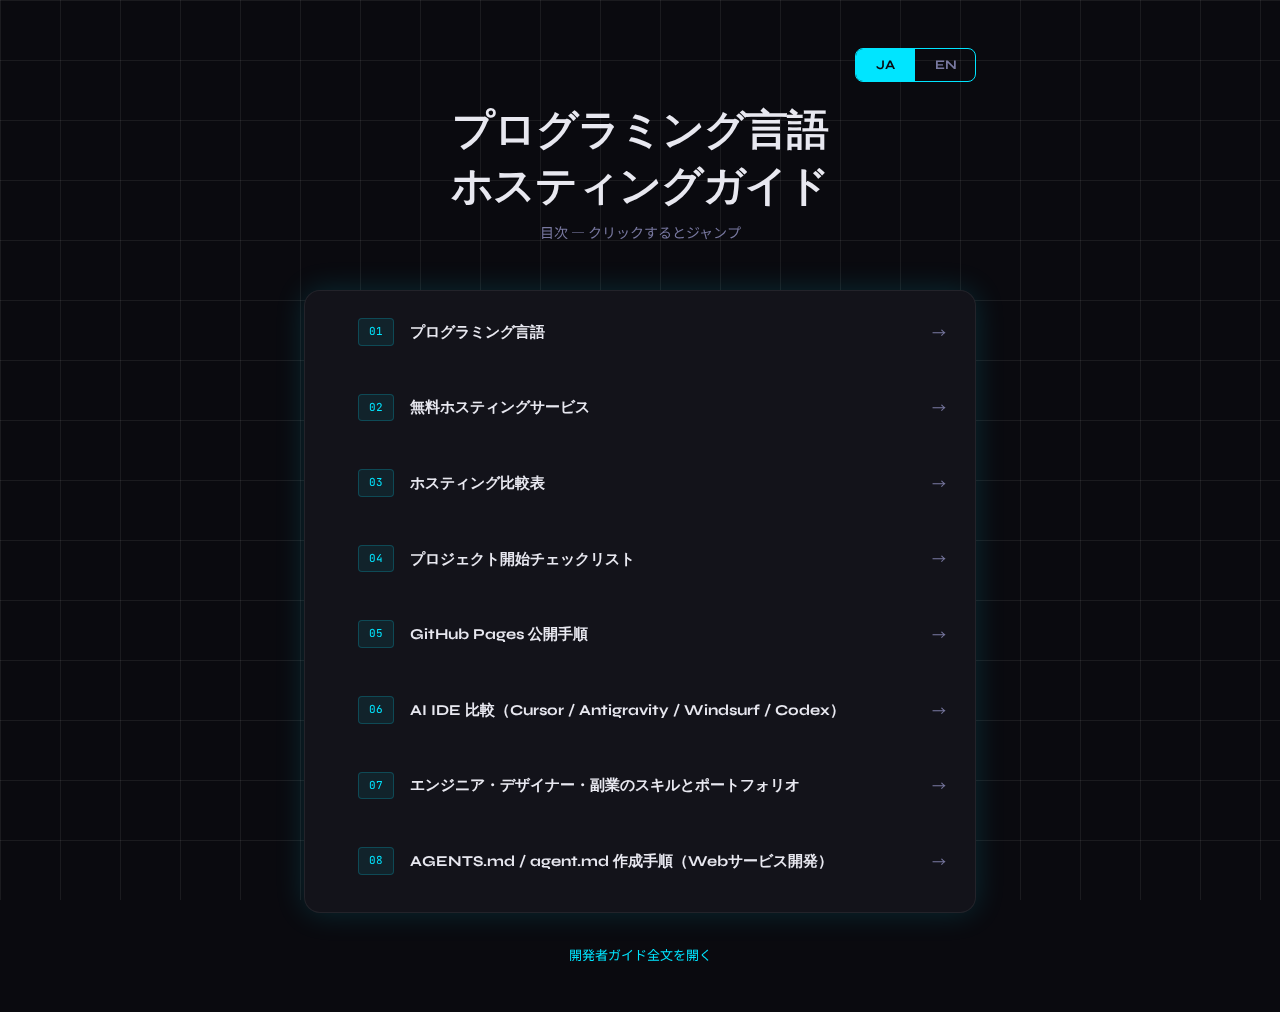
<file: index.html>
<!DOCTYPE html>
<html lang="ja">
<head>
  <meta charset="UTF-8">
  <meta name="viewport" content="width=device-width, initial-scale=1.0">
  <title>Programming Languages & Hosting Guide</title>
  <link href="https://fonts.googleapis.com/css2?family=Syne:wght@400;700;800&family=Noto+Sans+JP:wght@300;400;700&family=JetBrains+Mono:wght@400;700&display=swap" rel="stylesheet">
  <link rel="stylesheet" href="styles.css">
</head>
<body class="page--index">
  <div class="container">
    <header>
      <div class="lang-toggle">
        <button class="lang-btn active" onclick="setLang('ja')" id="btn-ja">JA</button>
        <button class="lang-btn" onclick="setLang('en')" id="btn-en">EN</button>
      </div>
      <h1><span class="ja-text">プログラミング言語<br>ホスティングガイド</span><span class="en-text hidden">Programming Languages <span class="accent">&</span> Hosting Guide</span></h1>
      <p class="subtitle ja-text">目次 — クリックするとジャンプ</p>
      <p class="subtitle en-text hidden">Table of Contents — Click to jump</p>
    </header>

    <nav aria-label="目次 Table of Contents">
      <ol class="toc-list">
        <li class="toc-item">
          <a class="toc-link" href="dev-manual.html#section-languages">
            <span class="toc-num">01</span>
            <span class="toc-title-wrap">
              <span class="toc-title-ja ja-text">プログラミング言語</span>
              <span class="toc-title-en en-text hidden">Programming Languages</span>
            </span>
            <span class="toc-arrow" aria-hidden="true">→</span>
          </a>
        </li>
        <li class="toc-item">
          <a class="toc-link" href="dev-manual.html#section-hosting">
            <span class="toc-num">02</span>
            <span class="toc-title-wrap">
              <span class="toc-title-ja ja-text">無料ホスティングサービス</span>
              <span class="toc-title-en en-text hidden">Free Hosting Services</span>
            </span>
            <span class="toc-arrow" aria-hidden="true">→</span>
          </a>
        </li>
        <li class="toc-item">
          <a class="toc-link" href="dev-manual.html#section-comparison">
            <span class="toc-num">03</span>
            <span class="toc-title-wrap">
              <span class="toc-title-ja ja-text">ホスティング比較表</span>
              <span class="toc-title-en en-text hidden">Hosting Comparison</span>
            </span>
            <span class="toc-arrow" aria-hidden="true">→</span>
          </a>
        </li>
        <li class="toc-item">
          <a class="toc-link" href="dev-manual.html#section-checklist">
            <span class="toc-num">04</span>
            <span class="toc-title-wrap">
              <span class="toc-title-ja ja-text">プロジェクト開始チェックリスト</span>
              <span class="toc-title-en en-text hidden">Project Kickoff Checklist</span>
            </span>
            <span class="toc-arrow" aria-hidden="true">→</span>
          </a>
        </li>
        <li class="toc-item">
          <a class="toc-link" href="github-pages-guide.html">
            <span class="toc-num">05</span>
            <span class="toc-title-wrap">
              <span class="toc-title-ja ja-text">GitHub Pages 公開手順</span>
              <span class="toc-title-en en-text hidden">GitHub Pages Publishing Guide</span>
            </span>
            <span class="toc-arrow" aria-hidden="true">→</span>
          </a>
        </li>
        <li class="toc-item">
          <a class="toc-link" href="ai-ide-comparison.html">
            <span class="toc-num">06</span>
            <span class="toc-title-wrap">
              <span class="toc-title-ja ja-text">AI IDE 比較（Cursor / Antigravity / Windsurf / Codex）</span>
              <span class="toc-title-en en-text hidden">AI IDE Comparison (Cursor / Antigravity / Windsurf / Codex)</span>
            </span>
            <span class="toc-arrow" aria-hidden="true">→</span>
          </a>
        </li>
        <li class="toc-item">
          <a class="toc-link" href="career-skills-portfolio.html">
            <span class="toc-num">07</span>
            <span class="toc-title-wrap">
              <span class="toc-title-ja ja-text">エンジニア・デザイナー・副業のスキルとポートフォリオ</span>
              <span class="toc-title-en en-text hidden">Skills for Engineers, Designers & Side Gigs — Portfolio Steps</span>
            </span>
            <span class="toc-arrow" aria-hidden="true">→</span>
          </a>
        </li>
        <li class="toc-item">
          <a class="toc-link" href="ai-prompt.html">
            <span class="toc-num">08</span>
            <span class="toc-title-wrap">
              <span class="toc-title-ja ja-text">AGENTS.md / agent.md 作成手順（Webサービス開発）</span>
              <span class="toc-title-en en-text hidden">AGENTS.md / agent.md Setup (Web Project Development)</span>
            </span>
            <span class="toc-arrow" aria-hidden="true">→</span>
          </a>
        </li>
      </ol>
    </nav>

    <p class="footer-note">
      <a href="dev-manual.html"><span class="ja-text">開発者ガイド全文を開く</span><span class="en-text hidden">Open full guide</span></a>
    </p>
  </div>
  <script>
    function setLang(lang) {
      localStorage.setItem('lang', lang);
      const jaEls = document.querySelectorAll('.ja-text');
      const enEls = document.querySelectorAll('.en-text');
      document.documentElement.lang = lang;
      if (lang === 'ja') {
        jaEls.forEach(el => el.classList.remove('hidden'));
        enEls.forEach(el => el.classList.add('hidden'));
        document.getElementById('btn-ja').classList.add('active');
        document.getElementById('btn-en').classList.remove('active');
      } else {
        jaEls.forEach(el => el.classList.add('hidden'));
        enEls.forEach(el => el.classList.remove('hidden'));
        document.getElementById('btn-ja').classList.remove('active');
        document.getElementById('btn-en').classList.add('active');
      }
    }
    (function initLang() {
      const saved = localStorage.getItem('lang');
      if (saved === 'ja' || saved === 'en') setLang(saved);
    })();
  </script>
</body>
</html>
</file>
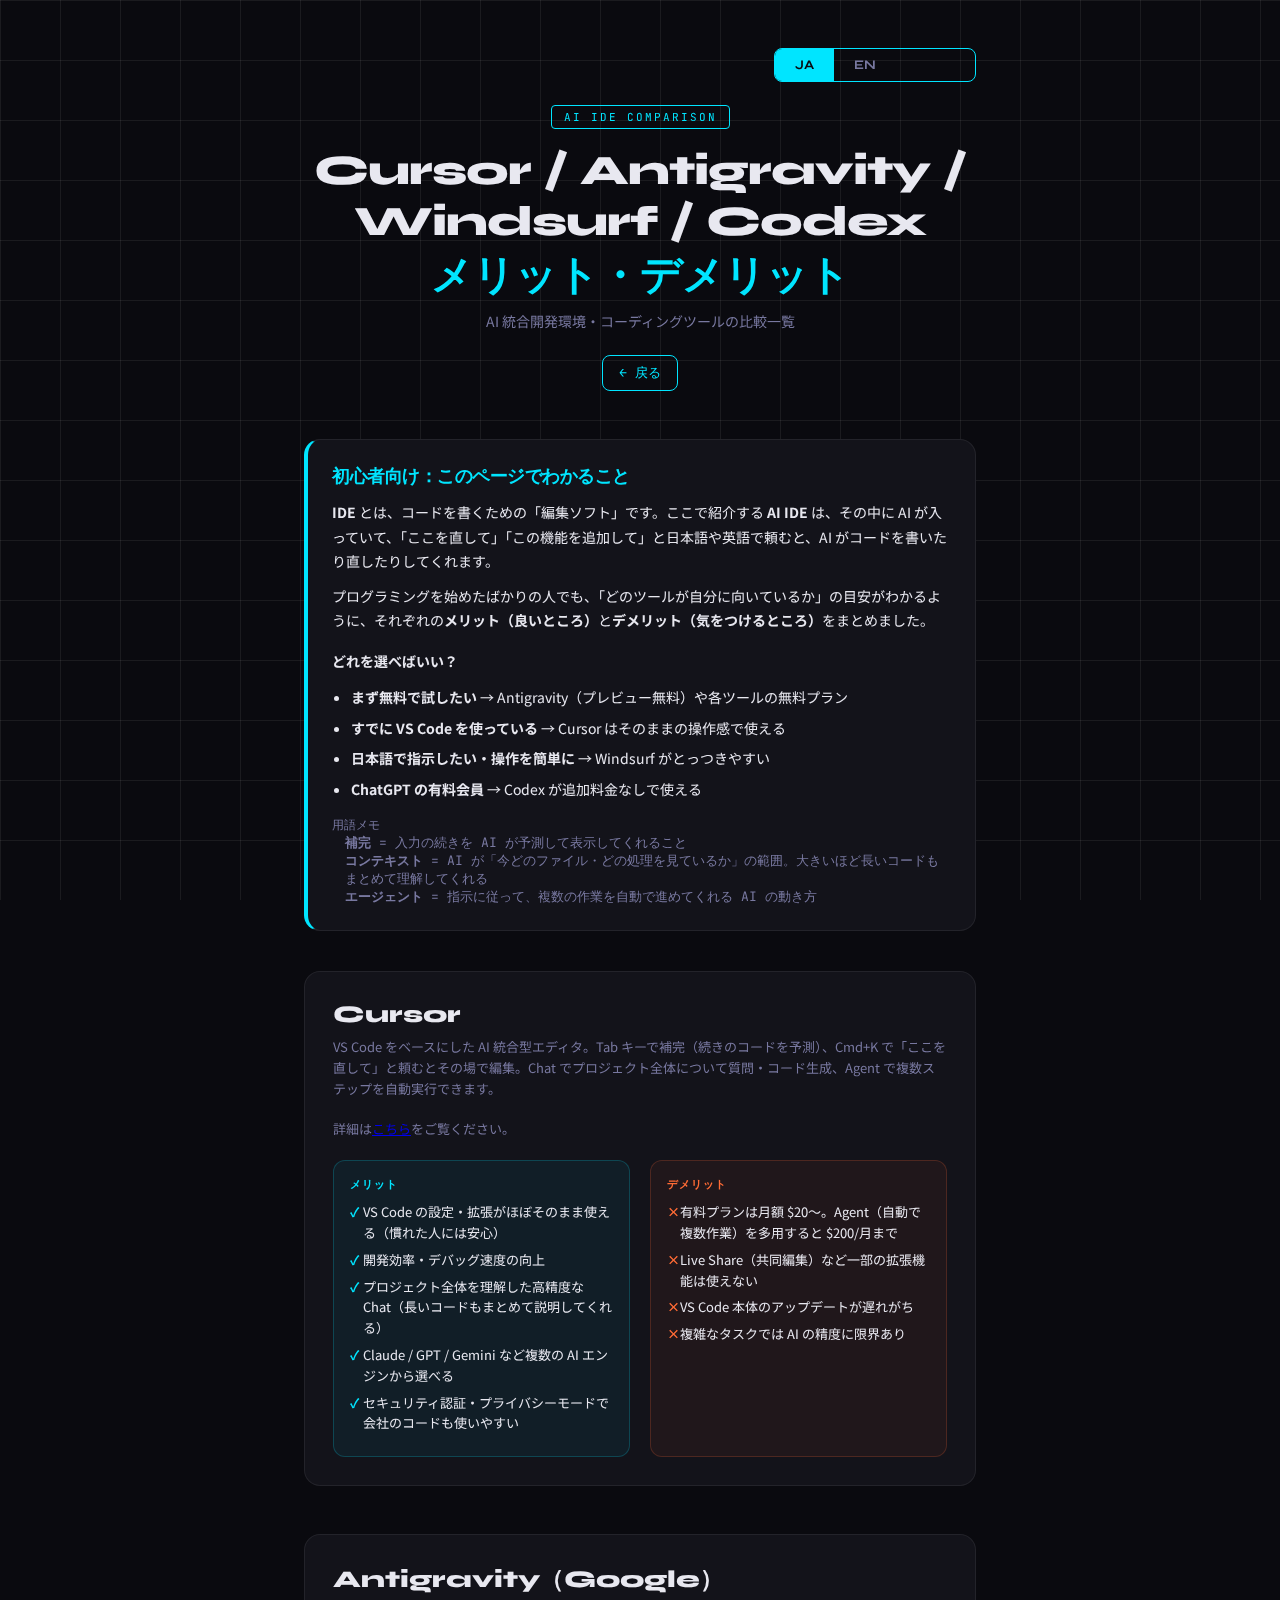
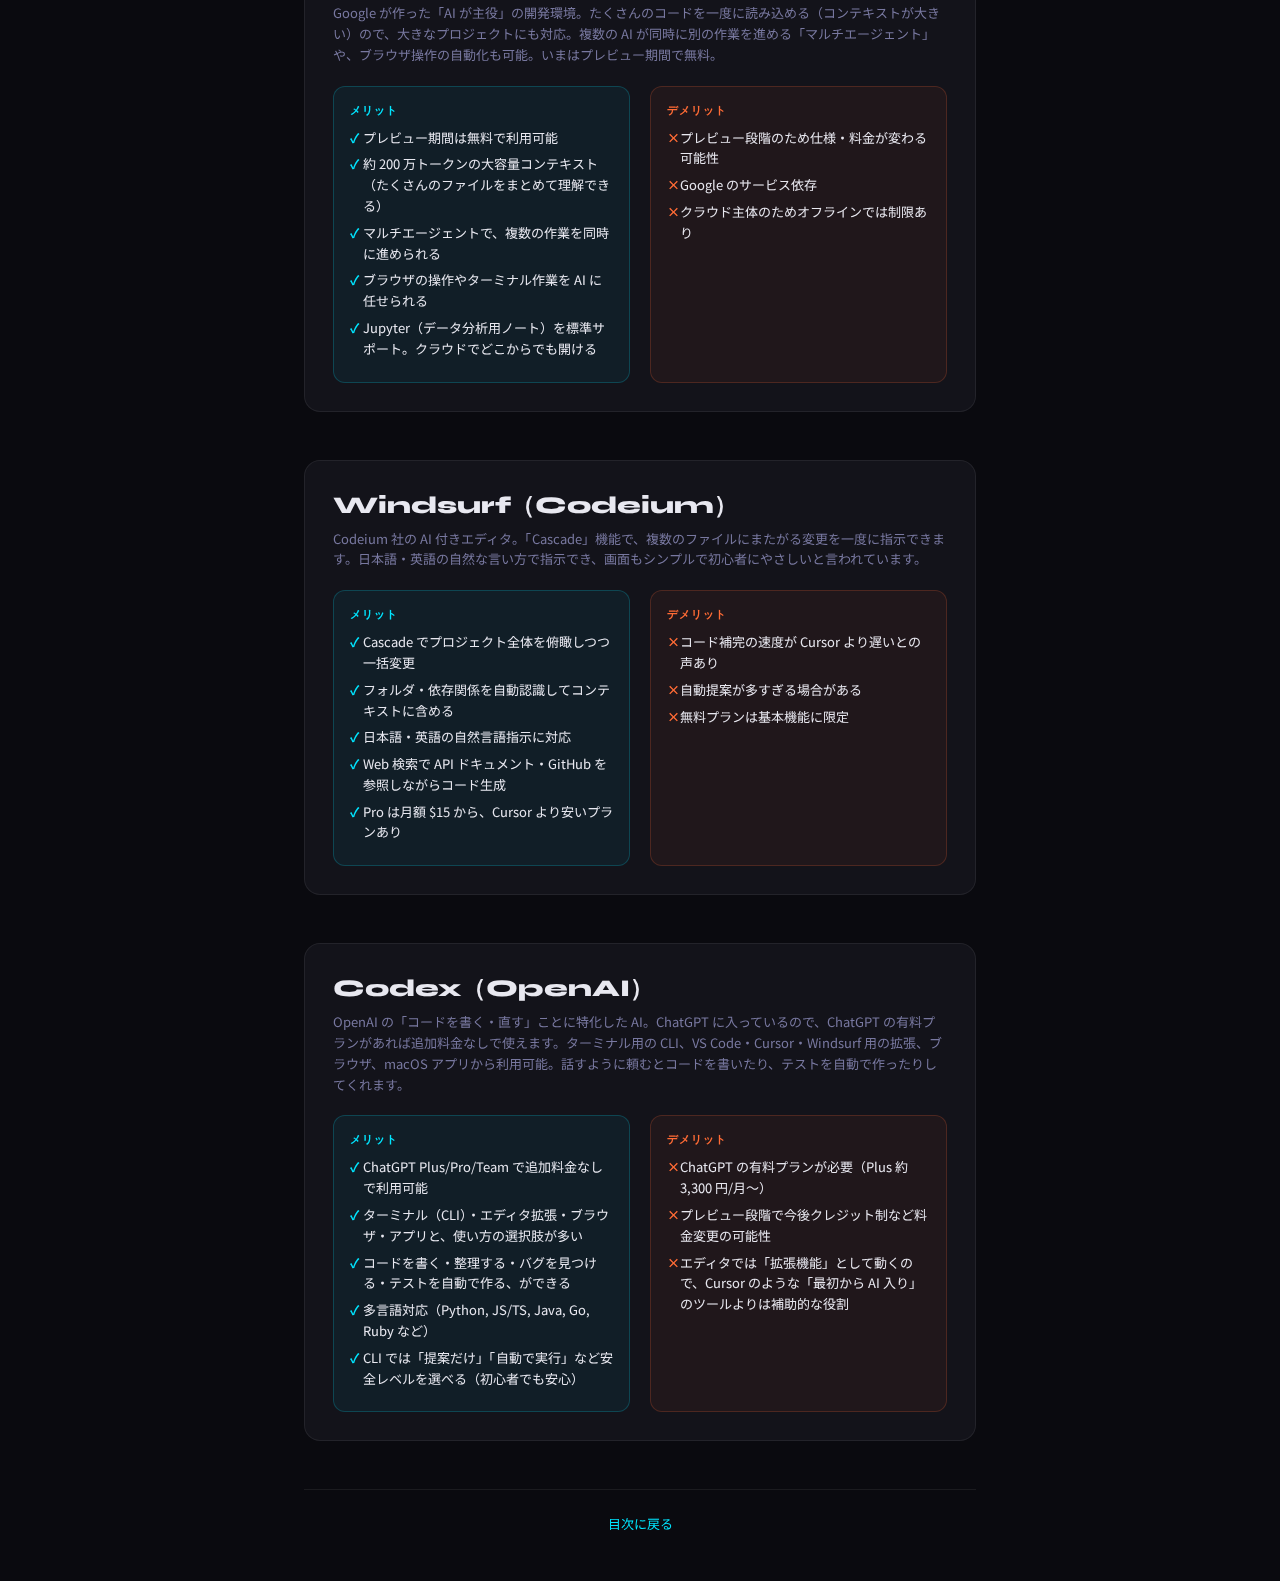
<file: ai-ide-comparison.html>
<!DOCTYPE html>
<html lang="ja">
<head>
  <meta charset="UTF-8">
  <meta name="viewport" content="width=device-width, initial-scale=1.0">
  <title>AI IDE 比較 — Cursor / Antigravity / Windsurf / Codex | Dev Guide</title>
  <link href="https://fonts.googleapis.com/css2?family=Syne:wght@400;700;800&family=Noto+Sans+JP:wght@300;400;700&family=JetBrains+Mono:wght@400;700&display=swap" rel="stylesheet">
  <link rel="stylesheet" href="styles.css">
</head>
<body>
  <div class="container">
    <header>
      <div class="lang-toggle">
        <button class="lang-btn active" onclick="setLang('ja')" id="btn-ja">JA</button>
        <button class="lang-btn" onclick="setLang('en')" id="btn-en">EN</button>
      </div>
      <div class="header-badge">AI IDE COMPARISON</div>
      <h1><span class="ja-text">Cursor / Antigravity / Windsurf / Codex</span><span class="en-text hidden">Cursor / Antigravity / Windsurf / Codex</span><br><span class="ja-text accent">メリット・デメリット</span><span class="en-text hidden accent">Pros & Cons</span></h1>
      <p class="subtitle ja-text">AI 統合開発環境・コーディングツールの比較一覧</p>
      <p class="subtitle en-text hidden">Comparison of AI-powered IDEs and coding tools</p>
      <a href="index.html" class="back-link"><span class="ja-text">← 戻る</span><span class="en-text hidden">← Back</span></a>
    </header>

    <section class="intro-box">
      <h2><span class="ja-text">初心者向け：このページでわかること</span><span class="en-text hidden">For beginners: What this page explains</span></h2>
      <p class="ja-text"><strong>IDE</strong> とは、コードを書くための「編集ソフト」です。ここで紹介する <strong>AI IDE</strong> は、その中に AI が入っていて、「ここを直して」「この機能を追加して」と日本語や英語で頼むと、AI がコードを書いたり直したりしてくれます。</p>
      <p class="en-text hidden">An <strong>IDE</strong> is the app you use to write code. The <strong>AI IDEs</strong> listed here have AI built in: you ask in plain language (e.g. “fix this” or “add this feature”) and the AI writes or edits code for you.</p>
      <p class="ja-text">プログラミングを始めたばかりの人でも、「どのツールが自分に向いているか」の目安がわかるように、それぞれの<strong>メリット（良いところ）</strong>と<strong>デメリット（気をつけるところ）</strong>をまとめました。</p>
      <p class="en-text hidden">We’ve summarized <strong>pros</strong> and <strong>cons</strong> for each tool so even beginners can get a sense of which one might suit them.</p>
      <p class="ja-text" style="margin-top:16px"><strong>どれを選べばいい？</strong></p>
      <p class="en-text hidden" style="margin-top:16px"><strong>Which one should I choose?</strong></p>
      <ul class="ja-text">
        <li><strong>まず無料で試したい</strong> → Antigravity（プレビュー無料）や各ツールの無料プラン</li>
        <li><strong>すでに VS Code を使っている</strong> → Cursor はそのままの操作感で使える</li>
        <li><strong>日本語で指示したい・操作を簡単に</strong> → Windsurf がとっつきやすい</li>
        <li><strong>ChatGPT の有料会員</strong> → Codex が追加料金なしで使える</li>
      </ul>
      <ul class="en-text hidden">
        <li><strong>Try for free first</strong> → Antigravity (free preview) or each tool’s free tier</li>
        <li><strong>Already use VS Code</strong> → Cursor feels familiar</li>
        <li><strong>Prefer Japanese / simpler UI</strong> → Windsurf is beginner-friendly</li>
        <li><strong>ChatGPT paid subscriber</strong> → Codex is included at no extra cost</li>
      </ul>
      <dl class="term ja-text">
        <dt>用語メモ</dt>
        <dd><strong>補完</strong> = 入力の続きを AI が予測して表示してくれること</dd>
        <dd><strong>コンテキスト</strong> = AI が「今どのファイル・どの処理を見ているか」の範囲。大きいほど長いコードもまとめて理解してくれる</dd>
        <dd><strong>エージェント</strong> = 指示に従って、複数の作業を自動で進めてくれる AI の動き方</dd>
      </dl>
      <dl class="term en-text hidden">
        <dt>Quick glossary</dt>
        <dd><strong>Autocomplete</strong> = AI suggests the next part of what you’re typing</dd>
        <dd><strong>Context</strong> = How much code the AI can “see” at once; larger context = it can work with more files</dd>
        <dd><strong>Agent</strong> = AI that can run multiple steps automatically from one instruction</dd>
      </dl>
    </section>

    <section class="tool-section">
      <div class="tool-name">Cursor</div>
      <p class="tool-desc ja-text">VS Code をベースにした AI 統合型エディタ。Tab キーで補完（続きのコードを予測）、Cmd+K で「ここを直して」と頼むとその場で編集。Chat でプロジェクト全体について質問・コード生成、Agent で複数ステップを自動実行できます。</p>
      <p class="tool-desc en-text hidden">AI editor based on VS Code. Tab for autocomplete; Cmd+K to ask for edits in place; Chat to ask about the whole project and generate code; Agent to run multi-step tasks automatically.</p>
      <p class="tool-desc ja-text">詳細は<a href="https://cursor.com/ja">こちら</a>をご覧ください。</p>
      <p class="tool-desc en-text hidden">See <a href="https://cursor.com/en">here</a> for details.</p>
      <div class="pros-cons">
        <div class="pros">
          <div class="pros-title ja-text">メリット</div>
          <div class="pros-title en-text hidden">Pros</div>
          <ul>
            <li><span class="ja-text">VS Code の設定・拡張がほぼそのまま使える（慣れた人には安心）</span><span class="en-text hidden">VS Code settings and extensions work as-is (familiar if you already use it)</span></li>
            <li><span class="ja-text">開発効率・デバッグ速度の向上</span><span class="en-text hidden">Faster development and debugging</span></li>
            <li><span class="ja-text">プロジェクト全体を理解した高精度な Chat（長いコードもまとめて説明してくれる）</span><span class="en-text hidden">Context-aware Chat over full codebase</span></li>
            <li><span class="ja-text">Claude / GPT / Gemini など複数の AI エンジンから選べる</span><span class="en-text hidden">Choice of Claude, GPT, Gemini, and more</span></li>
            <li><span class="ja-text">セキュリティ認証・プライバシーモードで会社のコードも使いやすい</span><span class="en-text hidden">SOC 2 Type II, Privacy Mode for security</span></li>
          </ul>
        </div>
        <div class="cons">
          <div class="cons-title ja-text">デメリット</div>
          <div class="cons-title en-text hidden">Cons</div>
          <ul>
            <li><span class="ja-text">有料プランは月額 $20〜。Agent（自動で複数作業）を多用すると $200/月まで</span><span class="en-text hidden">Pro from $20/mo; up to $200/mo for heavy Agent use</span></li>
            <li><span class="ja-text">Live Share（共同編集）など一部の拡張機能は使えない</span><span class="en-text hidden">Some extensions (e.g. Live Share) unsupported</span></li>
            <li><span class="ja-text">VS Code 本体のアップデートが遅れがち</span><span class="en-text hidden">VS Code upstream updates lag by weeks/months</span></li>
            <li><span class="ja-text">複雑なタスクでは AI の精度に限界あり</span><span class="en-text hidden">AI accuracy limits on complex tasks</span></li>
          </ul>
        </div>
      </div>
    </section>

    <section class="tool-section">
      <div class="tool-name">Antigravity（Google）</div>
      <p class="tool-desc ja-text">Google が作った「AI が主役」の開発環境。たくさんのコードを一度に読み込める（コンテキストが大きい）ので、大きなプロジェクトにも対応。複数の AI が同時に別の作業を進める「マルチエージェント」や、ブラウザ操作の自動化も可能。いまはプレビュー期間で無料。</p>
      <p class="tool-desc en-text hidden">Google's AI-first IDE. Can load a lot of code at once (large context), so it suits bigger projects. Multi-agent (several AIs working in parallel) and browser automation. Free during public preview.</p>
      <div class="pros-cons">
        <div class="pros">
          <div class="pros-title ja-text">メリット</div>
          <div class="pros-title en-text hidden">Pros</div>
          <ul>
            <li><span class="ja-text">プレビュー期間は無料で利用可能</span><span class="en-text hidden">Free during public preview</span></li>
            <li><span class="ja-text">約 200 万トークンの大容量コンテキスト（たくさんのファイルをまとめて理解できる）</span><span class="en-text hidden">~2M token context (can understand many files at once)</span></li>
            <li><span class="ja-text">マルチエージェントで、複数の作業を同時に進められる</span><span class="en-text hidden">Multi-agent: run several tasks in parallel</span></li>
            <li><span class="ja-text">ブラウザの操作やターミナル作業を AI に任せられる</span><span class="en-text hidden">Browser control and terminal automation by AI</span></li>
            <li><span class="ja-text">Jupyter（データ分析用ノート）を標準サポート。クラウドでどこからでも開ける</span><span class="en-text hidden">Jupyter as first-class; cloud workspaces</span></li>
          </ul>
        </div>
        <div class="cons">
          <div class="cons-title ja-text">デメリット</div>
          <div class="cons-title en-text hidden">Cons</div>
          <ul>
            <li><span class="ja-text">プレビュー段階のため仕様・料金が変わる可能性</span><span class="en-text hidden">Preview phase; pricing and features may change</span></li>
            <li><span class="ja-text">Google のサービス依存</span><span class="en-text hidden">Tied to Google ecosystem</span></li>
            <li><span class="ja-text">クラウド主体のためオフラインでは制限あり</span><span class="en-text hidden">Cloud-first; limited offline use</span></li>
          </ul>
        </div>
      </div>
    </section>

    <section class="tool-section">
      <div class="tool-name">Windsurf（Codeium）</div>
      <p class="tool-desc ja-text">Codeium 社の AI 付きエディタ。「Cascade」機能で、複数のファイルにまたがる変更を一度に指示できます。日本語・英語の自然な言い方で指示でき、画面もシンプルで初心者にやさしいと言われています。</p>
      <p class="tool-desc en-text hidden">Codeium's AI IDE. “Cascade” lets you apply edits across many files at once. You can give instructions in natural Japanese or English, and the UI is simple for beginners.</p>
      <div class="pros-cons">
        <div class="pros">
          <div class="pros-title ja-text">メリット</div>
          <div class="pros-title en-text hidden">Pros</div>
          <ul>
            <li><span class="ja-text">Cascade でプロジェクト全体を俯瞰しつつ一括変更</span><span class="en-text hidden">Cascade for project-wide multi-file edits</span></li>
            <li><span class="ja-text">フォルダ・依存関係を自動認識してコンテキストに含める</span><span class="en-text hidden">Auto context from folder structure and dependencies</span></li>
            <li><span class="ja-text">日本語・英語の自然言語指示に対応</span><span class="en-text hidden">Natural language commands in Japanese and English</span></li>
            <li><span class="ja-text">Web 検索で API ドキュメント・GitHub を参照しながらコード生成</span><span class="en-text hidden">Web search for API docs and GitHub while coding</span></li>
            <li><span class="ja-text">Pro は月額 $15 から、Cursor より安いプランあり</span><span class="en-text hidden">Pro from $15/mo; cheaper than Cursor</span></li>
          </ul>
        </div>
        <div class="cons">
          <div class="cons-title ja-text">デメリット</div>
          <div class="cons-title en-text hidden">Cons</div>
          <ul>
            <li><span class="ja-text">コード補完の速度が Cursor より遅いとの声あり</span><span class="en-text hidden">Autocomplete can feel slower than Cursor</span></li>
            <li><span class="ja-text">自動提案が多すぎる場合がある</span><span class="en-text hidden">Suggestions can be excessive at times</span></li>
            <li><span class="ja-text">無料プランは基本機能に限定</span><span class="en-text hidden">Free tier is limited to basic features</span></li>
          </ul>
        </div>
      </div>
    </section>

    <section class="tool-section">
      <div class="tool-name">Codex（OpenAI）</div>
      <p class="tool-desc ja-text">OpenAI の「コードを書く・直す」ことに特化した AI。ChatGPT に入っているので、ChatGPT の有料プランがあれば追加料金なしで使えます。ターミナル用の CLI、VS Code・Cursor・Windsurf 用の拡張、ブラウザ、macOS アプリから利用可能。話すように頼むとコードを書いたり、テストを自動で作ったりしてくれます。</p>
      <p class="tool-desc en-text hidden">OpenAI's coding-focused AI, built into ChatGPT. If you have a paid ChatGPT plan, there's no extra fee. Use it via CLI, VS Code/Cursor/Windsurf extensions, Web, or macOS app. Ask in plain language for code or auto-generated tests.</p>
      <div class="pros-cons">
        <div class="pros">
          <div class="pros-title ja-text">メリット</div>
          <div class="pros-title en-text hidden">Pros</div>
          <ul>
            <li><span class="ja-text">ChatGPT Plus/Pro/Team で追加料金なしで利用可能</span><span class="en-text hidden">Included in ChatGPT Plus/Pro/Team at no extra cost</span></li>
            <li><span class="ja-text">ターミナル（CLI）・エディタ拡張・ブラウザ・アプリと、使い方の選択肢が多い</span><span class="en-text hidden">Multiple ways to use: CLI, IDE extensions, Web, desktop app</span></li>
            <li><span class="ja-text">コードを書く・整理する・バグを見つける・テストを自動で作る、ができる</span><span class="en-text hidden">Code generation, refactoring, bug detection, test generation</span></li>
            <li><span class="ja-text">多言語対応（Python, JS/TS, Java, Go, Ruby など）</span><span class="en-text hidden">Many languages: Python, JS/TS, Java, Go, Ruby, and more</span></li>
            <li><span class="ja-text">CLI では「提案だけ」「自動で実行」など安全レベルを選べる（初心者でも安心）</span><span class="en-text hidden">CLI lets you choose safety level from suggest-only to full automation</span></li>
          </ul>
        </div>
        <div class="cons">
          <div class="cons-title ja-text">デメリット</div>
          <div class="cons-title en-text hidden">Cons</div>
          <ul>
            <li><span class="ja-text">ChatGPT の有料プランが必要（Plus 約 3,300 円/月〜）</span><span class="en-text hidden">Requires paid ChatGPT plan (Plus from ~$20/mo)</span></li>
            <li><span class="ja-text">プレビュー段階で今後クレジット制など料金変更の可能性</span><span class="en-text hidden">Preview phase; may switch to credit-based pricing</span></li>
            <li><span class="ja-text">エディタでは「拡張機能」として動くので、Cursor のような「最初から AI 入り」のツールよりは補助的な役割</span><span class="en-text hidden">Runs as an extension, so it supports rather than replaces a full AI IDE</span></li>
          </ul>
        </div>
      </div>
    </section>

    <p class="footer-note">
      <a href="index.html"><span class="ja-text">目次に戻る</span><span class="en-text hidden">Back to table of contents</span></a>
    </p>
  </div>
  <script>
    function setLang(lang) {
      localStorage.setItem('lang', lang);
      const jaEls = document.querySelectorAll('.ja-text');
      const enEls = document.querySelectorAll('.en-text');
      document.documentElement.lang = lang;
      if (lang === 'ja') {
        jaEls.forEach(el => el.classList.remove('hidden'));
        enEls.forEach(el => el.classList.add('hidden'));
        document.getElementById('btn-ja').classList.add('active');
        document.getElementById('btn-en').classList.remove('active');
      } else {
        jaEls.forEach(el => el.classList.add('hidden'));
        enEls.forEach(el => el.classList.remove('hidden'));
        document.getElementById('btn-ja').classList.remove('active');
        document.getElementById('btn-en').classList.add('active');
      }
    }
    (function initLang() {
      const saved = localStorage.getItem('lang');
      if (saved === 'ja' || saved === 'en') setLang(saved);
    })();
  </script>
</body>
</html>
</file>
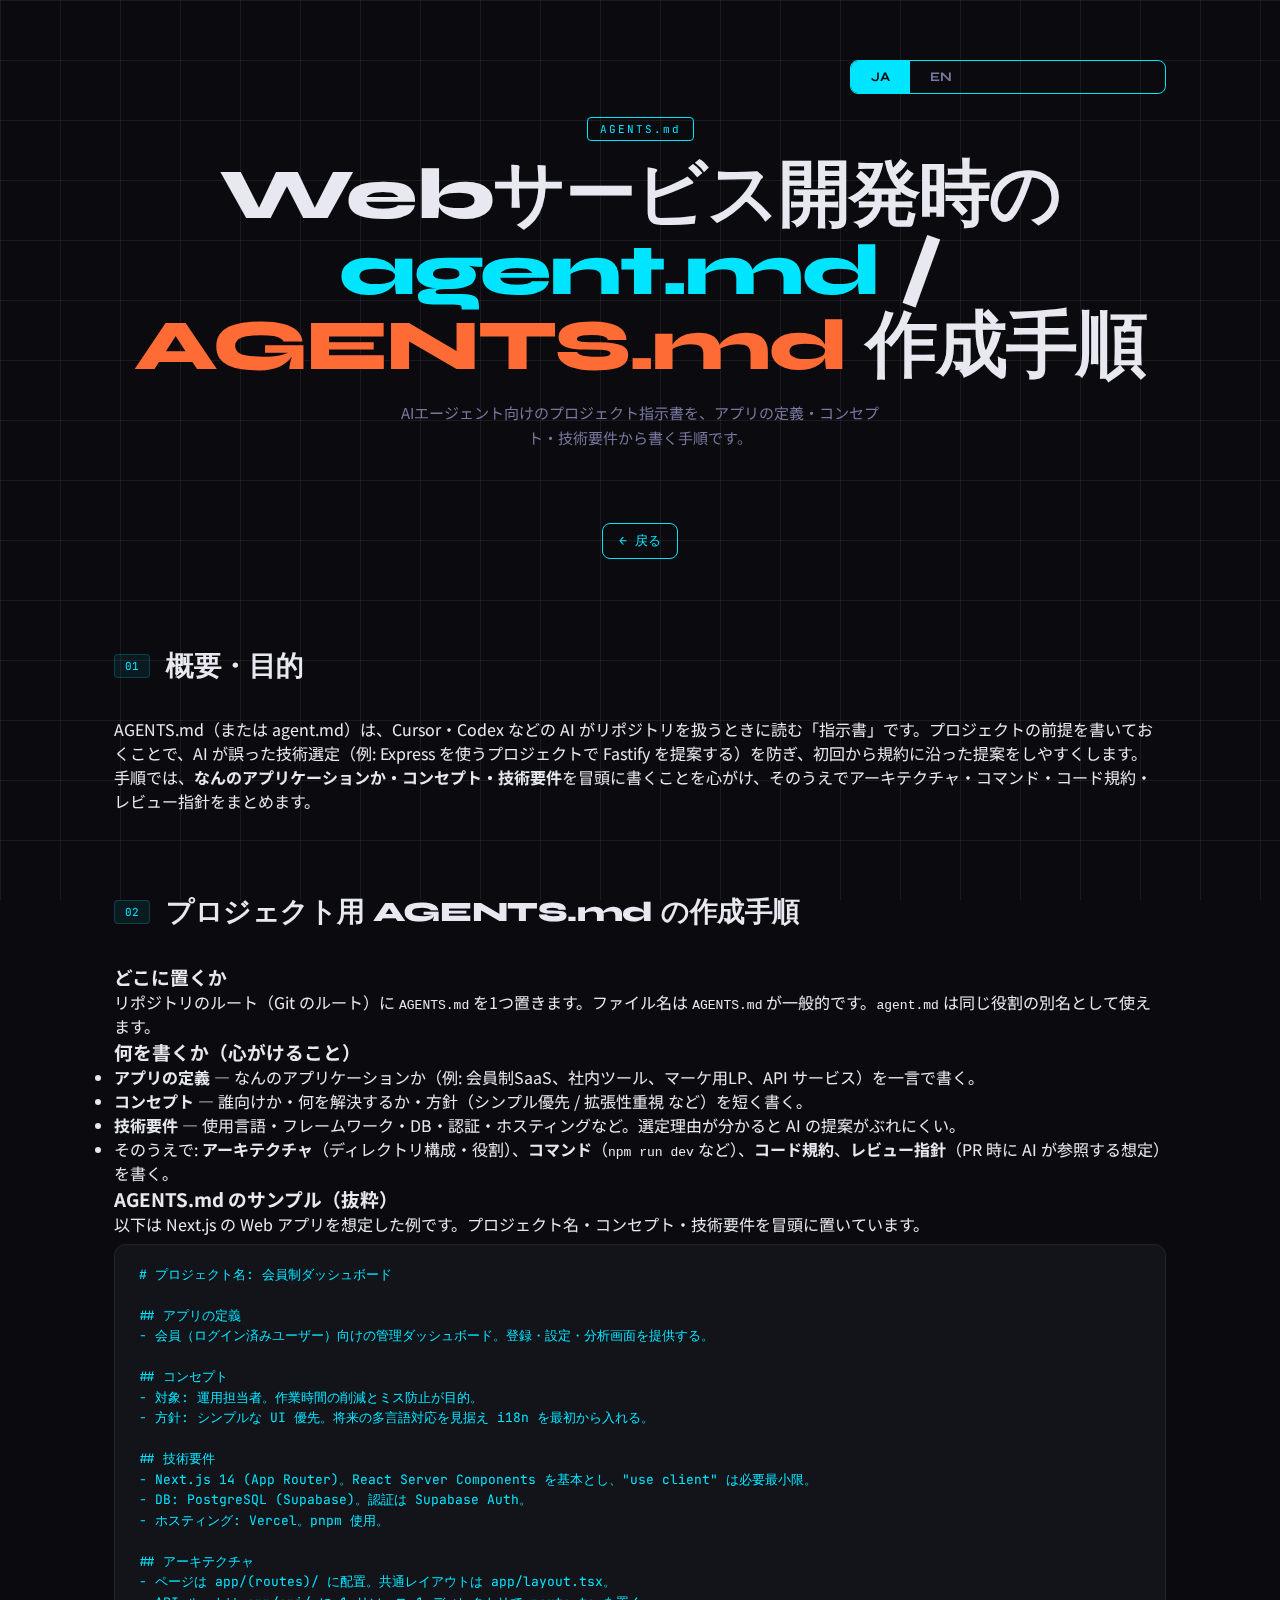
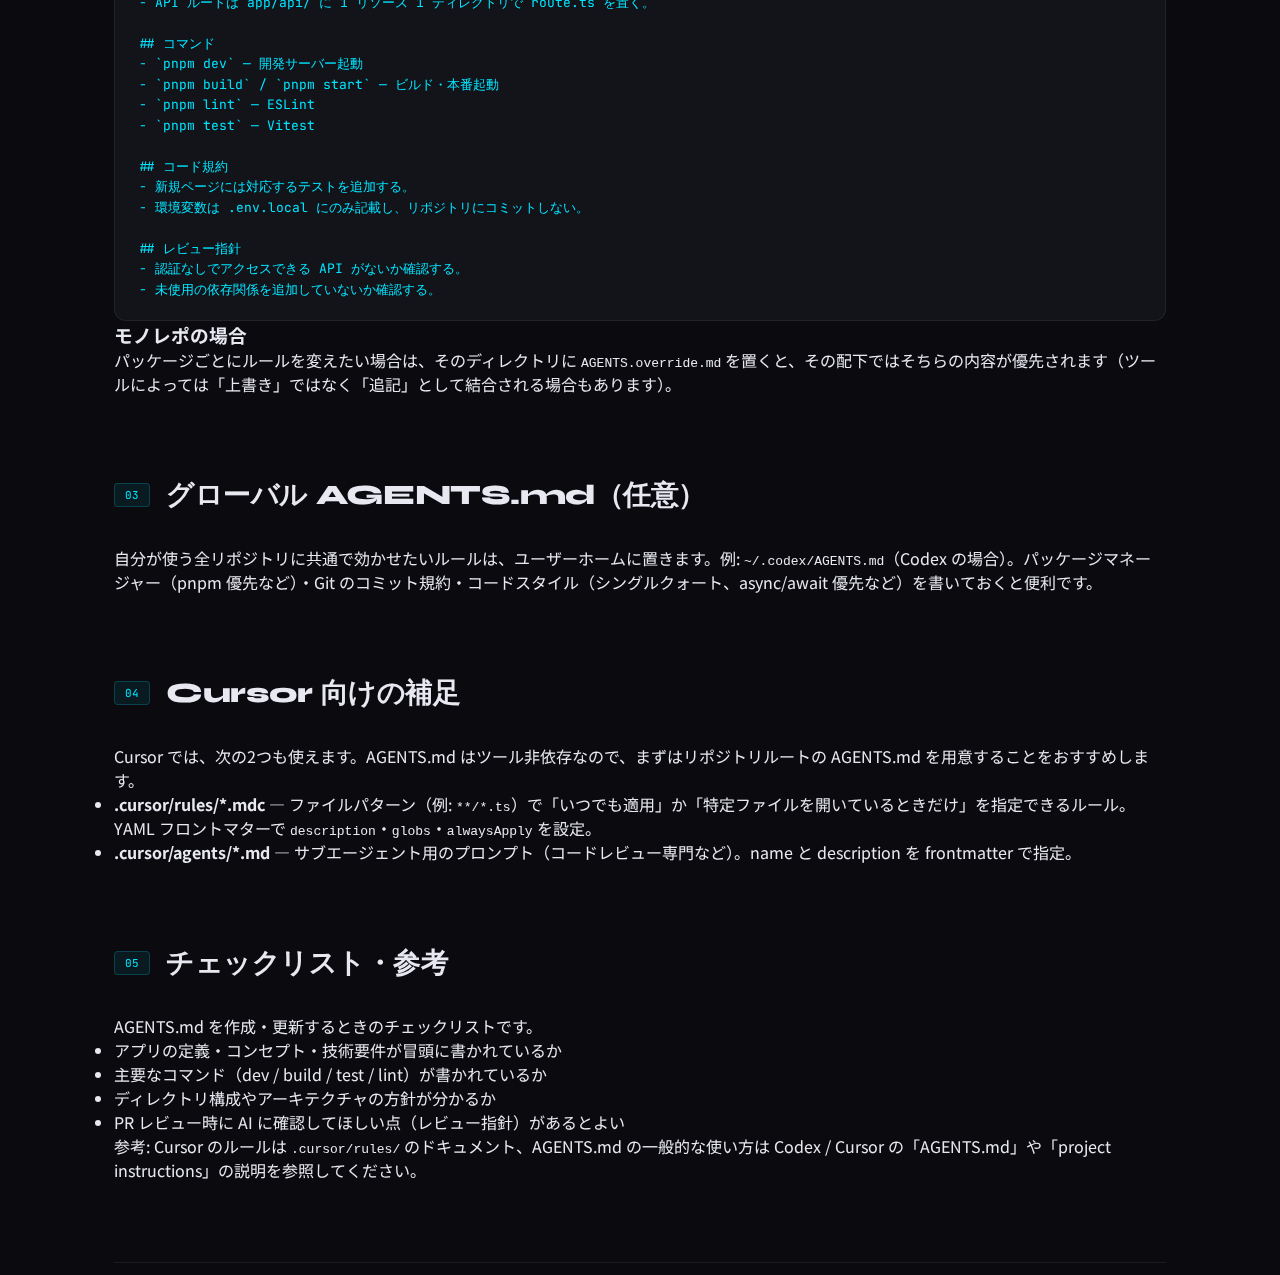
<file: ai-prompt.html>
<!DOCTYPE html>
<html lang="ja">
<head>
  <meta charset="UTF-8">
  <meta name="viewport" content="width=device-width, initial-scale=1.0">
  <title>AGENTS.md / agent.md 作成手順 | Webサービス開発</title>
  <link href="https://fonts.googleapis.com/css2?family=Syne:wght@400;700;800&family=Noto+Sans+JP:wght@300;400;700&family=JetBrains+Mono:wght@400;700&display=swap" rel="stylesheet">
  <link rel="stylesheet" href="styles.css">
</head>
<body class="page--manual">
  <div class="container">

    <header>
      <div class="lang-toggle">
        <button class="lang-btn active" onclick="setLang('ja')" id="btn-ja">JA</button>
        <button class="lang-btn" onclick="setLang('en')" id="btn-en">EN</button>
      </div>
      <div class="header-badge">AGENTS.md</div>
      <h1>
        <span class="ja-text">Webサービス開発時の<br><span class="accent">agent.md</span> / <span class="accent2">AGENTS.md</span> 作成手順</span>
        <span class="en-text hidden">How to Create <span class="accent">agent.md</span> / <span class="accent2">AGENTS.md</span> for Web Projects</span>
      </h1>
      <p class="subtitle ja-text">AIエージェント向けのプロジェクト指示書を、アプリの定義・コンセプト・技術要件から書く手順です。</p>
      <p class="subtitle en-text hidden">A step-by-step guide to writing project instructions for AI agents, starting with app definition, concept, and technical requirements.</p>
      <a href="index.html" class="back-link"><span class="ja-text">← 戻る</span><span class="en-text hidden">← Back</span></a>
    </header>

    <!-- Section 1: 概要・目的 -->
    <section id="section-overview">
      <div class="section-header">
        <span class="section-num">01</span>
        <h2><span class="ja-text">概要・目的</span><span class="en-text hidden">Overview & Purpose</span></h2>
      </div>
      <p class="ja-text">AGENTS.md（または agent.md）は、Cursor・Codex などの AI がリポジトリを扱うときに読む「指示書」です。プロジェクトの前提を書いておくことで、AI が誤った技術選定（例: Express を使うプロジェクトで Fastify を提案する）を防ぎ、初回から規約に沿った提案をしやすくします。</p>
      <p class="en-text hidden">AGENTS.md (or agent.md) is an instruction file that AI tools like Cursor and Codex read when working on your repo. By documenting your project’s context, you avoid wrong assumptions (e.g. suggesting Fastify in an Express project) and get convention-aware suggestions from the start.</p>
      <p class="ja-text">手順では、<strong>なんのアプリケーションか・コンセプト・技術要件</strong>を冒頭に書くことを心がけ、そのうえでアーキテクチャ・コマンド・コード規約・レビュー指針をまとめます。</p>
      <p class="en-text hidden">This guide emphasizes writing <strong>what the app is, its concept, and technical requirements</strong> first, then architecture, commands, code conventions, and review guidelines.</p>
    </section>

    <!-- Section 2: プロジェクト用 AGENTS.md の作成手順 -->
    <section id="section-project-agents">
      <div class="section-header">
        <span class="section-num">02</span>
        <h2><span class="ja-text">プロジェクト用 AGENTS.md の作成手順</span><span class="en-text hidden">Creating Project-Level AGENTS.md</span></h2>
      </div>

      <h3 class="ja-text">どこに置くか</h3>
      <h3 class="en-text hidden">Where to put it</h3>
      <p class="ja-text">リポジトリのルート（Git のルート）に <code>AGENTS.md</code> を1つ置きます。ファイル名は <code>AGENTS.md</code> が一般的です。<code>agent.md</code> は同じ役割の別名として使えます。</p>
      <p class="en-text hidden">Place a single <code>AGENTS.md</code> at the repository root (Git root). <code>agent.md</code> is an alternative name for the same role.</p>

      <h3 class="ja-text">何を書くか（心がけること）</h3>
      <h3 class="en-text hidden">What to write (guidelines)</h3>
      <ul>
        <li class="ja-text"><strong>アプリの定義</strong> — なんのアプリケーションか（例: 会員制SaaS、社内ツール、マーケ用LP、API サービス）を一言で書く。</li>
        <li class="en-text hidden"><strong>App definition</strong> — In one line, state what the application is (e.g. member-only SaaS, internal tool, marketing LP, API service).</li>
        <li class="ja-text"><strong>コンセプト</strong> — 誰向けか・何を解決するか・方針（シンプル優先 / 拡張性重視 など）を短く書く。</li>
        <li class="en-text hidden"><strong>Concept</strong> — Briefly describe target users, what problem it solves, and principles (e.g. simplicity first, scalability first).</li>
        <li class="ja-text"><strong>技術要件</strong> — 使用言語・フレームワーク・DB・認証・ホスティングなど。選定理由が分かると AI の提案がぶれにくい。</li>
        <li class="en-text hidden"><strong>Technical requirements</strong> — Languages, frameworks, DB, auth, hosting. Stating why they were chosen helps keep AI suggestions consistent.</li>
        <li class="ja-text">そのうえで: <strong>アーキテクチャ</strong>（ディレクトリ構成・役割）、<strong>コマンド</strong>（<code>npm run dev</code> など）、<strong>コード規約</strong>、<strong>レビュー指針</strong>（PR 時に AI が参照する想定）を書く。</li>
        <li class="en-text hidden">Then add: <strong>Architecture</strong> (directory layout, roles), <strong>Commands</strong> (e.g. <code>npm run dev</code>), <strong>Code conventions</strong>, and <strong>Review guidelines</strong> for AI when reviewing PRs.</li>
      </ul>

      <h3 class="ja-text">AGENTS.md のサンプル（抜粋）</h3>
      <h3 class="en-text hidden">AGENTS.md sample (excerpt)</h3>
      <p class="ja-text">以下は Next.js の Web アプリを想定した例です。プロジェクト名・コンセプト・技術要件を冒頭に置いています。</p>
      <p class="en-text hidden">Below is an example for a Next.js web app, with project name, concept, and technical requirements at the top.</p>
      <div class="content-block">
        <pre><code># プロジェクト名: 会員制ダッシュボード

## アプリの定義
- 会員（ログイン済みユーザー）向けの管理ダッシュボード。登録・設定・分析画面を提供する。

## コンセプト
- 対象: 運用担当者。作業時間の削減とミス防止が目的。
- 方針: シンプルな UI 優先。将来の多言語対応を見据え i18n を最初から入れる。

## 技術要件
- Next.js 14 (App Router)。React Server Components を基本とし、&quot;use client&quot; は必要最小限。
- DB: PostgreSQL (Supabase)。認証は Supabase Auth。
- ホスティング: Vercel。pnpm 使用。

## アーキテクチャ
- ページは app/(routes)/ に配置。共通レイアウトは app/layout.tsx。
- API ルートは app/api/ に 1 リソース 1 ディレクトリで route.ts を置く。

## コマンド
- `pnpm dev` — 開発サーバー起動
- `pnpm build` / `pnpm start` — ビルド・本番起動
- `pnpm lint` — ESLint
- `pnpm test` — Vitest

## コード規約
- 新規ページには対応するテストを追加する。
- 環境変数は .env.local にのみ記載し、リポジトリにコミットしない。

## レビュー指針
- 認証なしでアクセスできる API がないか確認する。
- 未使用の依存関係を追加していないか確認する。</code></pre>
      </div>

      <h3 class="ja-text">モノレポの場合</h3>
      <h3 class="en-text hidden">Monorepo</h3>
      <p class="ja-text">パッケージごとにルールを変えたい場合は、そのディレクトリに <code>AGENTS.override.md</code> を置くと、その配下ではそちらの内容が優先されます（ツールによっては「上書き」ではなく「追記」として結合される場合もあります）。</p>
      <p class="en-text hidden">To override rules per package, add <code>AGENTS.override.md</code> in that directory; it takes precedence for that subtree (some tools merge it instead of full override).</p>
    </section>

    <!-- Section 3: グローバル AGENTS.md（任意） -->
    <section id="section-global">
      <div class="section-header">
        <span class="section-num">03</span>
        <h2><span class="ja-text">グローバル AGENTS.md（任意）</span><span class="en-text hidden">Global AGENTS.md (Optional)</span></h2>
      </div>
      <p class="ja-text">自分が使う全リポジトリに共通で効かせたいルールは、ユーザーホームに置きます。例: <code>~/.codex/AGENTS.md</code>（Codex の場合）。パッケージマネージャー（pnpm 優先など）・Git のコミット規約・コードスタイル（シングルクォート、async/await 優先など）を書いておくと便利です。</p>
      <p class="en-text hidden">For rules that apply to all your repos, use a file in your home directory, e.g. <code>~/.codex/AGENTS.md</code> (for Codex). Document package manager preference (e.g. pnpm), Git commit conventions, and code style (single quotes, prefer async/await) there.</p>
    </section>

    <!-- Section 4: Cursor 向け -->
    <section id="section-cursor">
      <div class="section-header">
        <span class="section-num">04</span>
        <h2><span class="ja-text">Cursor 向けの補足</span><span class="en-text hidden">Cursor-Specific Notes</span></h2>
      </div>
      <p class="ja-text">Cursor では、次の2つも使えます。AGENTS.md はツール非依存なので、まずはリポジトリルートの AGENTS.md を用意することをおすすめします。</p>
      <p class="en-text hidden">Cursor also supports the following. AGENTS.md is tool-agnostic, so start with one at the repo root.</p>
      <ul>
        <li class="ja-text"><strong>.cursor/rules/*.mdc</strong> — ファイルパターン（例: <code>**/*.ts</code>）で「いつでも適用」か「特定ファイルを開いているときだけ」を指定できるルール。YAML フロントマターで <code>description</code>・<code>globs</code>・<code>alwaysApply</code> を設定。</li>
        <li class="en-text hidden"><strong>.cursor/rules/*.mdc</strong> — Rules with file patterns (e.g. <code>**/*.ts</code>) to apply always or only when matching files are open. Use YAML frontmatter: <code>description</code>, <code>globs</code>, <code>alwaysApply</code>.</li>
        <li class="ja-text"><strong>.cursor/agents/*.md</strong> — サブエージェント用のプロンプト（コードレビュー専門など）。name と description を frontmatter で指定。</li>
        <li class="en-text hidden"><strong>.cursor/agents/*.md</strong> — Prompts for subagents (e.g. code reviewer). Set <code>name</code> and <code>description</code> in frontmatter.</li>
      </ul>
    </section>

    <!-- Section 5: チェックリスト・参考 -->
    <section id="section-checklist">
      <div class="section-header">
        <span class="section-num">05</span>
        <h2><span class="ja-text">チェックリスト・参考</span><span class="en-text hidden">Checklist & References</span></h2>
      </div>
      <p class="ja-text">AGENTS.md を作成・更新するときのチェックリストです。</p>
      <p class="en-text hidden">Checklist when creating or updating AGENTS.md.</p>
      <ul>
        <li class="ja-text">アプリの定義・コンセプト・技術要件が冒頭に書かれているか</li>
        <li class="en-text hidden">App definition, concept, and technical requirements are at the top</li>
        <li class="ja-text">主要なコマンド（dev / build / test / lint）が書かれているか</li>
        <li class="en-text hidden">Main commands (dev, build, test, lint) are documented</li>
        <li class="ja-text">ディレクトリ構成やアーキテクチャの方針が分かるか</li>
        <li class="en-text hidden">Directory structure and architecture are clear</li>
        <li class="ja-text">PR レビュー時に AI に確認してほしい点（レビュー指針）があるとよい</li>
        <li class="en-text hidden">Review guidelines for AI when reviewing PRs are helpful</li>
      </ul>
      <p class="ja-text">参考: Cursor のルールは <code>.cursor/rules/</code> のドキュメント、AGENTS.md の一般的な使い方は Codex / Cursor の「AGENTS.md」や「project instructions」の説明を参照してください。</p>
      <p class="en-text hidden">Reference: See Cursor docs for <code>.cursor/rules/</code>, and your tool’s docs for “AGENTS.md” or “project instructions” for general usage.</p>
    </section>

    <p class="footer-note">
      <a href="index.html"><span class="ja-text">目次に戻る</span><span class="en-text hidden">Back to table of contents</span></a>
    </p>
  </div>
  <script>
    function setLang(lang) {
      localStorage.setItem('lang', lang);
      const jaEls = document.querySelectorAll('.ja-text');
      const enEls = document.querySelectorAll('.en-text');
      document.documentElement.lang = lang;
      if (lang === 'ja') {
        jaEls.forEach(el => el.classList.remove('hidden'));
        enEls.forEach(el => el.classList.add('hidden'));
        document.getElementById('btn-ja').classList.add('active');
        document.getElementById('btn-en').classList.remove('active');
      } else {
        jaEls.forEach(el => el.classList.add('hidden'));
        enEls.forEach(el => el.classList.remove('hidden'));
        document.getElementById('btn-ja').classList.remove('active');
        document.getElementById('btn-en').classList.add('active');
      }
    }
    (function initLang() {
      const saved = localStorage.getItem('lang');
      if (saved === 'ja' || saved === 'en') setLang(saved);
    })();
  </script>
</body>
</html>
</file>
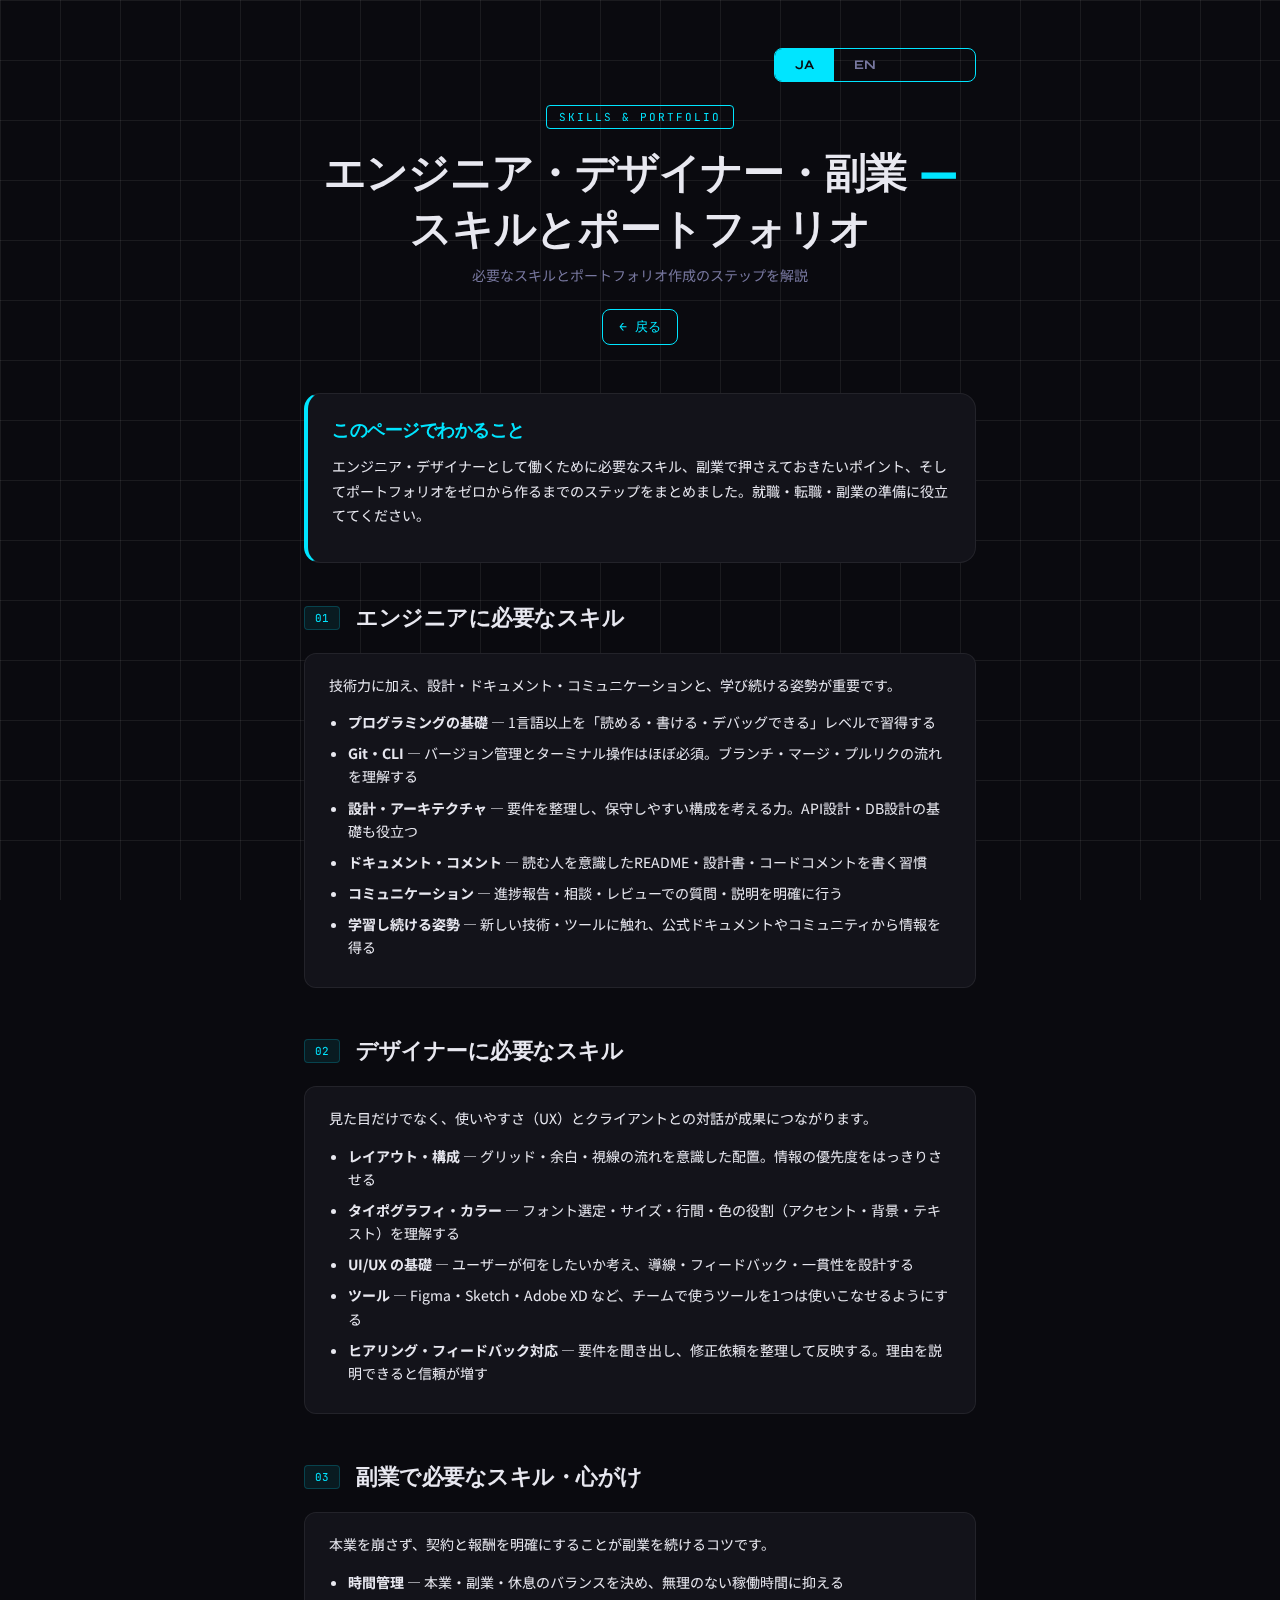
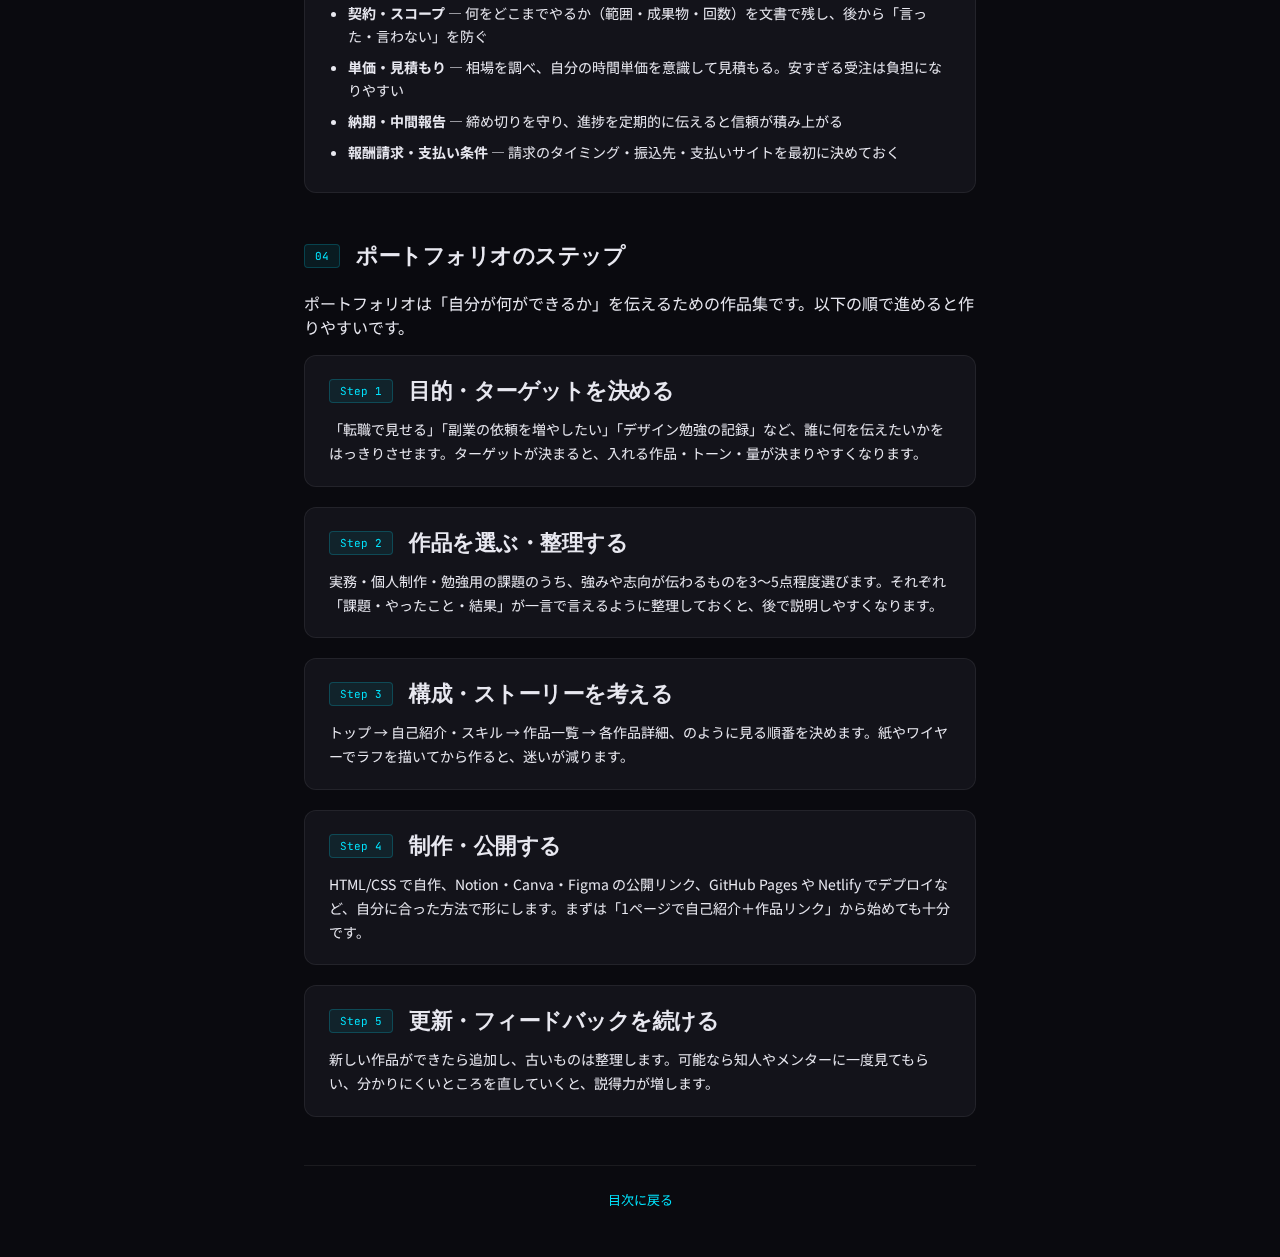
<file: career-skills-portfolio.html>
<!DOCTYPE html>
<html lang="ja">
<head>
  <meta charset="UTF-8">
  <meta name="viewport" content="width=device-width, initial-scale=1.0">
  <title>エンジニア・デザイナー・副業のスキルとポートフォリオ | Dev Guide</title>
  <link href="https://fonts.googleapis.com/css2?family=Syne:wght@400;700;800&family=Noto+Sans+JP:wght@300;400;700&family=JetBrains+Mono:wght@400;700&display=swap" rel="stylesheet">
  <link rel="stylesheet" href="styles.css">
</head>
<body>
  <div class="container">
    <header>
      <div class="lang-toggle">
        <button class="lang-btn active" onclick="setLang('ja')" id="btn-ja">JA</button>
        <button class="lang-btn" onclick="setLang('en')" id="btn-en">EN</button>
      </div>
      <div class="header-badge">SKILLS & PORTFOLIO</div>
      <h1><span class="ja-text">エンジニア・デザイナー・副業 <span class="accent">—</span> スキルとポートフォリオ</span><span class="en-text hidden">Skills for Engineers, Designers & Side Gigs <span class="accent">—</span> Portfolio Steps</span></h1>
      <p class="subtitle ja-text">必要なスキルとポートフォリオ作成のステップを解説</p>
      <p class="subtitle en-text hidden">Essential skills and step-by-step portfolio guide</p>
      <a href="index.html" class="back-link"><span class="ja-text">← 戻る</span><span class="en-text hidden">← Back</span></a>
    </header>

    <section class="intro-box">
      <h2><span class="ja-text">このページでわかること</span><span class="en-text hidden">What this page covers</span></h2>
      <p class="ja-text">エンジニア・デザイナーとして働くために必要なスキル、副業で押さえておきたいポイント、そしてポートフォリオをゼロから作るまでのステップをまとめました。就職・転職・副業の準備に役立ててください。</p>
      <p class="en-text hidden">This page summarizes the skills you need as an engineer or designer, key points for side gigs, and step-by-step how to build a portfolio from scratch. Use it to prepare for jobs, career changes, or freelancing.</p>
    </section>

    <section id="section-engineer">
      <div class="section-header">
        <span class="section-num">01</span>
        <h2><span class="ja-text">エンジニアに必要なスキル</span><span class="en-text hidden">Skills for Engineers</span></h2>
      </div>
      <div class="content-block">
        <p class="ja-text">技術力に加え、設計・ドキュメント・コミュニケーションと、学び続ける姿勢が重要です。</p>
        <p class="en-text hidden">Beyond technical ability, you need design thinking, documentation, communication, and a mindset of continuous learning.</p>
        <ul>
          <li><span class="ja-text"><strong>プログラミングの基礎</strong> — 1言語以上を「読める・書ける・デバッグできる」レベルで習得する</span><span class="en-text hidden"><strong>Programming fundamentals</strong> — Be able to read, write, and debug in at least one language</span></li>
          <li><span class="ja-text"><strong>Git・CLI</strong> — バージョン管理とターミナル操作はほぼ必須。ブランチ・マージ・プルリクの流れを理解する</span><span class="en-text hidden"><strong>Git & CLI</strong> — Version control and terminal usage are essential; understand branches, merge, and pull requests</span></li>
          <li><span class="ja-text"><strong>設計・アーキテクチャ</strong> — 要件を整理し、保守しやすい構成を考える力。API設計・DB設計の基礎も役立つ</span><span class="en-text hidden"><strong>Design & architecture</strong> — Organize requirements and design maintainable systems; basics of API and DB design help</span></li>
          <li><span class="ja-text"><strong>ドキュメント・コメント</strong> — 読む人を意識したREADME・設計書・コードコメントを書く習慣</span><span class="en-text hidden"><strong>Documentation & comments</strong> — Write READMEs, design docs, and code comments with the reader in mind</span></li>
          <li><span class="ja-text"><strong>コミュニケーション</strong> — 進捗報告・相談・レビューでの質問・説明を明確に行う</span><span class="en-text hidden"><strong>Communication</strong> — Report progress, ask questions, and explain clearly in reviews and meetings</span></li>
          <li><span class="ja-text"><strong>学習し続ける姿勢</strong> — 新しい技術・ツールに触れ、公式ドキュメントやコミュニティから情報を得る</span><span class="en-text hidden"><strong>Continuous learning</strong> — Stay curious; use official docs and communities to keep up with new tools and practices</span></li>
        </ul>
      </div>
    </section>

    <section id="section-designer">
      <div class="section-header">
        <span class="section-num">02</span>
        <h2><span class="ja-text">デザイナーに必要なスキル</span><span class="en-text hidden">Skills for Designers</span></h2>
      </div>
      <div class="content-block">
        <p class="ja-text">見た目だけでなく、使いやすさ（UX）とクライアントとの対話が成果につながります。</p>
        <p class="en-text hidden">Visual craft matters, but usability (UX) and clear communication with clients drive real impact.</p>
        <ul>
          <li><span class="ja-text"><strong>レイアウト・構成</strong> — グリッド・余白・視線の流れを意識した配置。情報の優先度をはっきりさせる</span><span class="en-text hidden"><strong>Layout & composition</strong> — Use grid, spacing, and visual flow; make information hierarchy clear</span></li>
          <li><span class="ja-text"><strong>タイポグラフィ・カラー</strong> — フォント選定・サイズ・行間・色の役割（アクセント・背景・テキスト）を理解する</span><span class="en-text hidden"><strong>Typography & color</strong> — Choose type and color with purpose: hierarchy, readability, and accessibility</span></li>
          <li><span class="ja-text"><strong>UI/UX の基礎</strong> — ユーザーが何をしたいか考え、導線・フィードバック・一貫性を設計する</span><span class="en-text hidden"><strong>UI/UX basics</strong> — Think from the user’s goals; design flows, feedback, and consistency</span></li>
          <li><span class="ja-text"><strong>ツール</strong> — Figma・Sketch・Adobe XD など、チームで使うツールを1つは使いこなせるようにする</span><span class="en-text hidden"><strong>Tools</strong> — Master at least one tool (Figma, Sketch, Adobe XD) that your team uses</span></li>
          <li><span class="ja-text"><strong>ヒアリング・フィードバック対応</strong> — 要件を聞き出し、修正依頼を整理して反映する。理由を説明できると信頼が増す</span><span class="en-text hidden"><strong>Listening & feedback</strong> — Uncover requirements and incorporate feedback; explaining your choices builds trust</span></li>
        </ul>
      </div>
    </section>

    <section id="section-sidejob">
      <div class="section-header">
        <span class="section-num">03</span>
        <h2><span class="ja-text">副業で必要なスキル・心がけ</span><span class="en-text hidden">Skills & Mindset for Side Gigs</span></h2>
      </div>
      <div class="content-block">
        <p class="ja-text">本業を崩さず、契約と報酬を明確にすることが副業を続けるコツです。</p>
        <p class="en-text hidden">Keeping your main job stable and clarifying scope and payment are key to sustaining side work.</p>
        <ul>
          <li><span class="ja-text"><strong>時間管理</strong> — 本業・副業・休息のバランスを決め、無理のない稼働時間に抑える</span><span class="en-text hidden"><strong>Time management</strong> — Set clear boundaries between main job, side work, and rest; avoid overcommitment</span></li>
          <li><span class="ja-text"><strong>契約・スコープ</strong> — 何をどこまでやるか（範囲・成果物・回数）を文書で残し、後から「言った・言わない」を防ぐ</span><span class="en-text hidden"><strong>Contracts & scope</strong> — Put deliverables, scope, and revisions in writing to avoid misunderstandings</span></li>
          <li><span class="ja-text"><strong>単価・見積もり</strong> — 相場を調べ、自分の時間単価を意識して見積もる。安すぎる受注は負担になりやすい</span><span class="en-text hidden"><strong>Rates & estimates</strong> — Research market rates and estimate based on your time; undercharging leads to burnout</span></li>
          <li><span class="ja-text"><strong>納期・中間報告</strong> — 締め切りを守り、進捗を定期的に伝えると信頼が積み上がる</span><span class="en-text hidden"><strong>Deadlines & updates</strong> — Meet deadlines and send regular progress updates to build trust</span></li>
          <li><span class="ja-text"><strong>報酬請求・支払い条件</strong> — 請求のタイミング・振込先・支払いサイトを最初に決めておく</span><span class="en-text hidden"><strong>Invoicing & payment terms</strong> — Agree on when to invoice, bank details, and payment due dates upfront</span></li>
        </ul>
      </div>
    </section>

    <section id="section-portfolio">
      <div class="section-header">
        <span class="section-num">04</span>
        <h2><span class="ja-text">ポートフォリオのステップ</span><span class="en-text hidden">Portfolio — Step by Step</span></h2>
      </div>
      <p class="ja-text" style="margin-bottom:16px">ポートフォリオは「自分が何ができるか」を伝えるための作品集です。以下の順で進めると作りやすいです。</p>
      <p class="en-text hidden" style="margin-bottom:16px">A portfolio shows what you can do. Following these steps makes it easier to build one.</p>

      <div class="step-block">
        <div class="section-header">
          <span class="section-num">Step 1</span>
          <h2><span class="ja-text">目的・ターゲットを決める</span><span class="en-text hidden">Set your purpose and audience</span></h2>
        </div>
        <p class="ja-text">「転職で見せる」「副業の依頼を増やしたい」「デザイン勉強の記録」など、誰に何を伝えたいかをはっきりさせます。ターゲットが決まると、入れる作品・トーン・量が決まりやすくなります。</p>
        <p class="en-text hidden">Decide who you’re speaking to and why: job hunting, attracting clients, or documenting your learning. A clear goal helps you choose which work to include and how to present it.</p>
      </div>

      <div class="step-block">
        <div class="section-header">
          <span class="section-num">Step 2</span>
          <h2><span class="ja-text">作品を選ぶ・整理する</span><span class="en-text hidden">Select and organize your work</span></h2>
        </div>
        <p class="ja-text">実務・個人制作・勉強用の課題のうち、強みや志向が伝わるものを3〜5点程度選びます。それぞれ「課題・やったこと・結果」が一言で言えるように整理しておくと、後で説明しやすくなります。</p>
        <p class="en-text hidden">Pick 3–5 pieces (from work, personal projects, or study) that show your strengths. For each, note the brief, what you did, and the outcome so you can explain them easily later.</p>
      </div>

      <div class="step-block">
        <div class="section-header">
          <span class="section-num">Step 3</span>
          <h2><span class="ja-text">構成・ストーリーを考える</span><span class="en-text hidden">Define structure and story</span></h2>
        </div>
        <p class="ja-text">トップ → 自己紹介・スキル → 作品一覧 → 各作品詳細、のように見る順番を決めます。紙やワイヤーでラフを描いてから作ると、迷いが減ります。</p>
        <p class="en-text hidden">Decide the flow: e.g. top → about/skills → work list → case studies. Sketch a quick wireframe on paper or in a tool before building to avoid getting lost.</p>
      </div>

      <div class="step-block">
        <div class="section-header">
          <span class="section-num">Step 4</span>
          <h2><span class="ja-text">制作・公開する</span><span class="en-text hidden">Build and publish</span></h2>
        </div>
        <p class="ja-text">HTML/CSS で自作、Notion・Canva・Figma の公開リンク、GitHub Pages や Netlify でデプロイなど、自分に合った方法で形にします。まずは「1ページで自己紹介＋作品リンク」から始めても十分です。</p>
        <p class="en-text hidden">Build with whatever fits you: custom HTML/CSS, Notion/Canva/Figma share links, or GitHub Pages/Netlify. Starting with a single page (intro + links to work) is enough.</p>
      </div>

      <div class="step-block">
        <div class="section-header">
          <span class="section-num">Step 5</span>
          <h2><span class="ja-text">更新・フィードバックを続ける</span><span class="en-text hidden">Keep updating and gathering feedback</span></h2>
        </div>
        <p class="ja-text">新しい作品ができたら追加し、古いものは整理します。可能なら知人やメンターに一度見てもらい、分かりにくいところを直していくと、説得力が増します。</p>
        <p class="en-text hidden">Add new work and prune old entries over time. If you can, get feedback from peers or mentors and refine anything that’s unclear—your portfolio will become more convincing.</p>
      </div>
    </section>

    <p class="footer-note">
      <a href="index.html"><span class="ja-text">目次に戻る</span><span class="en-text hidden">Back to table of contents</span></a>
    </p>
  </div>
  <script>
    function setLang(lang) {
      localStorage.setItem('lang', lang);
      const jaEls = document.querySelectorAll('.ja-text');
      const enEls = document.querySelectorAll('.en-text');
      document.documentElement.lang = lang;
      if (lang === 'ja') {
        jaEls.forEach(el => el.classList.remove('hidden'));
        enEls.forEach(el => el.classList.add('hidden'));
        document.getElementById('btn-ja').classList.add('active');
        document.getElementById('btn-en').classList.remove('active');
      } else {
        jaEls.forEach(el => el.classList.add('hidden'));
        enEls.forEach(el => el.classList.remove('hidden'));
        document.getElementById('btn-ja').classList.remove('active');
        document.getElementById('btn-en').classList.add('active');
      }
    }
    (function initLang() {
      const saved = localStorage.getItem('lang');
      if (saved === 'ja' || saved === 'en') setLang(saved);
    })();
  </script>
</body>
</html>
</file>
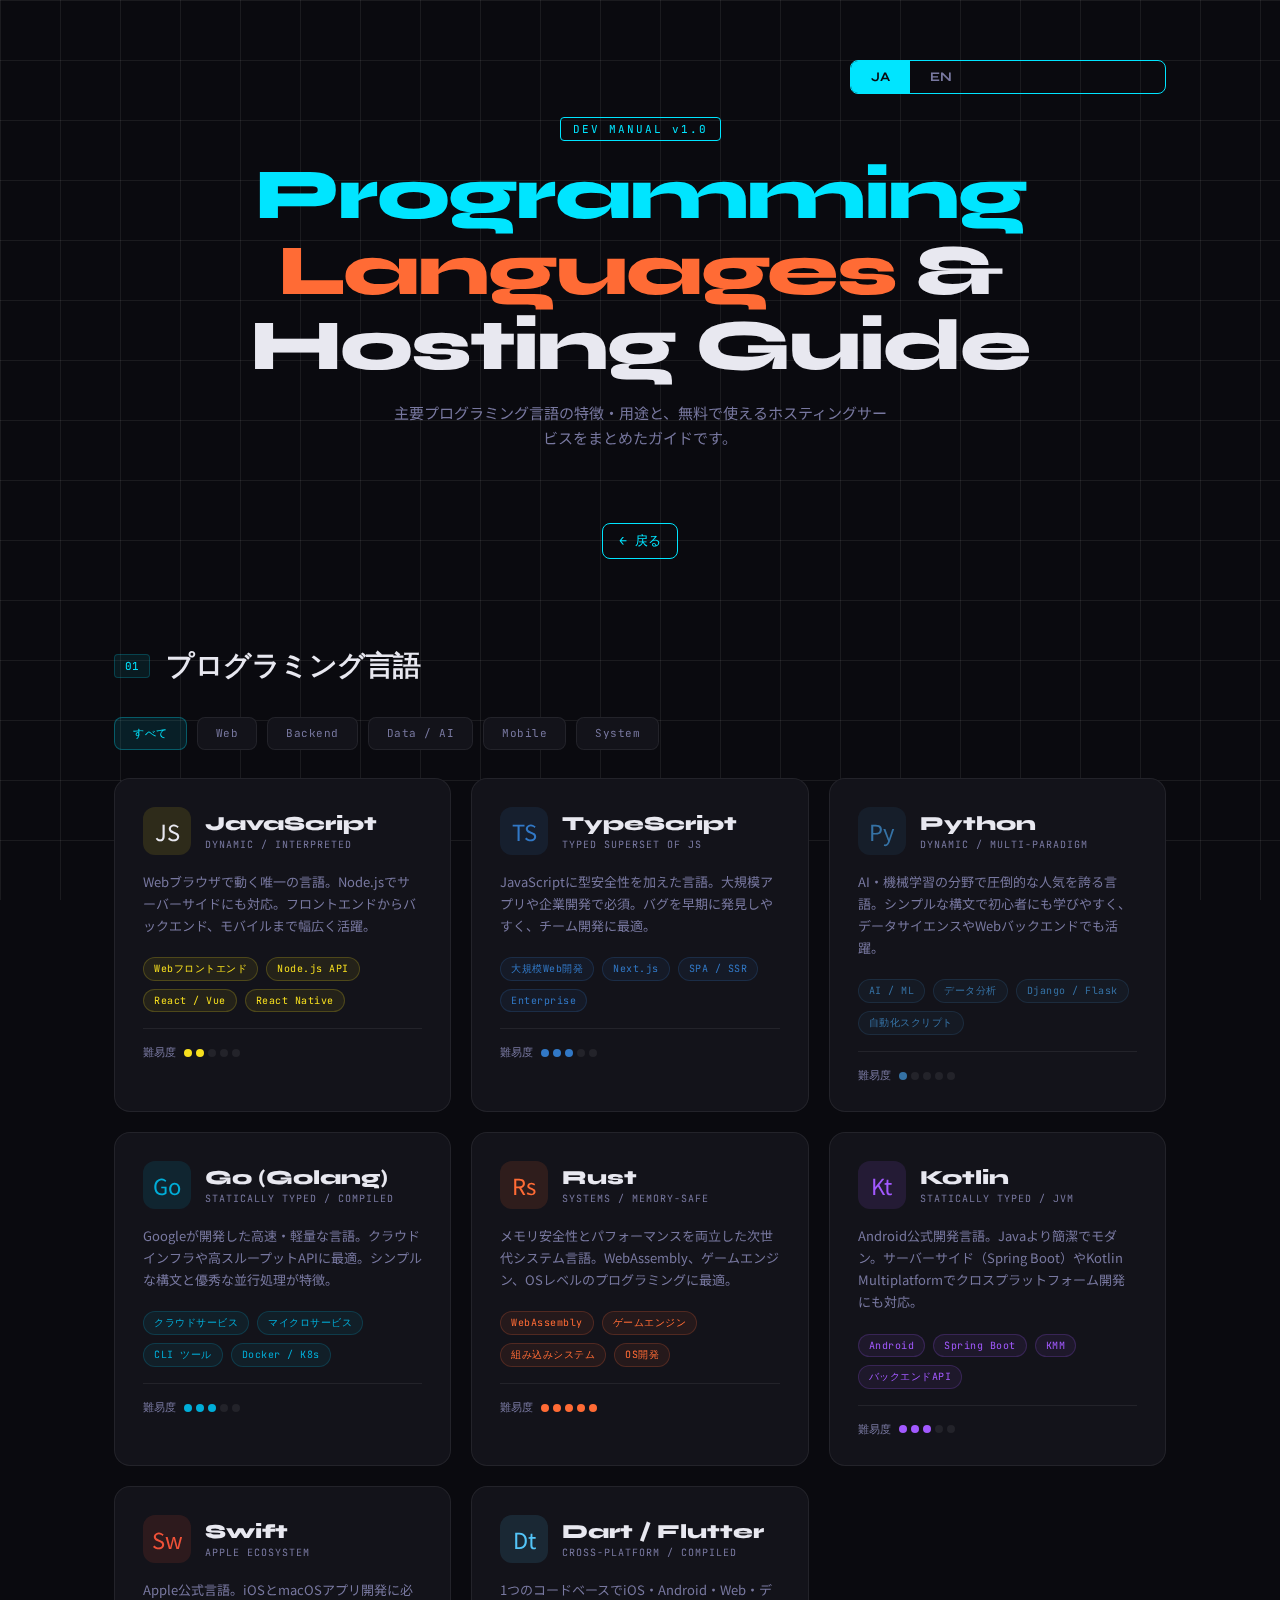
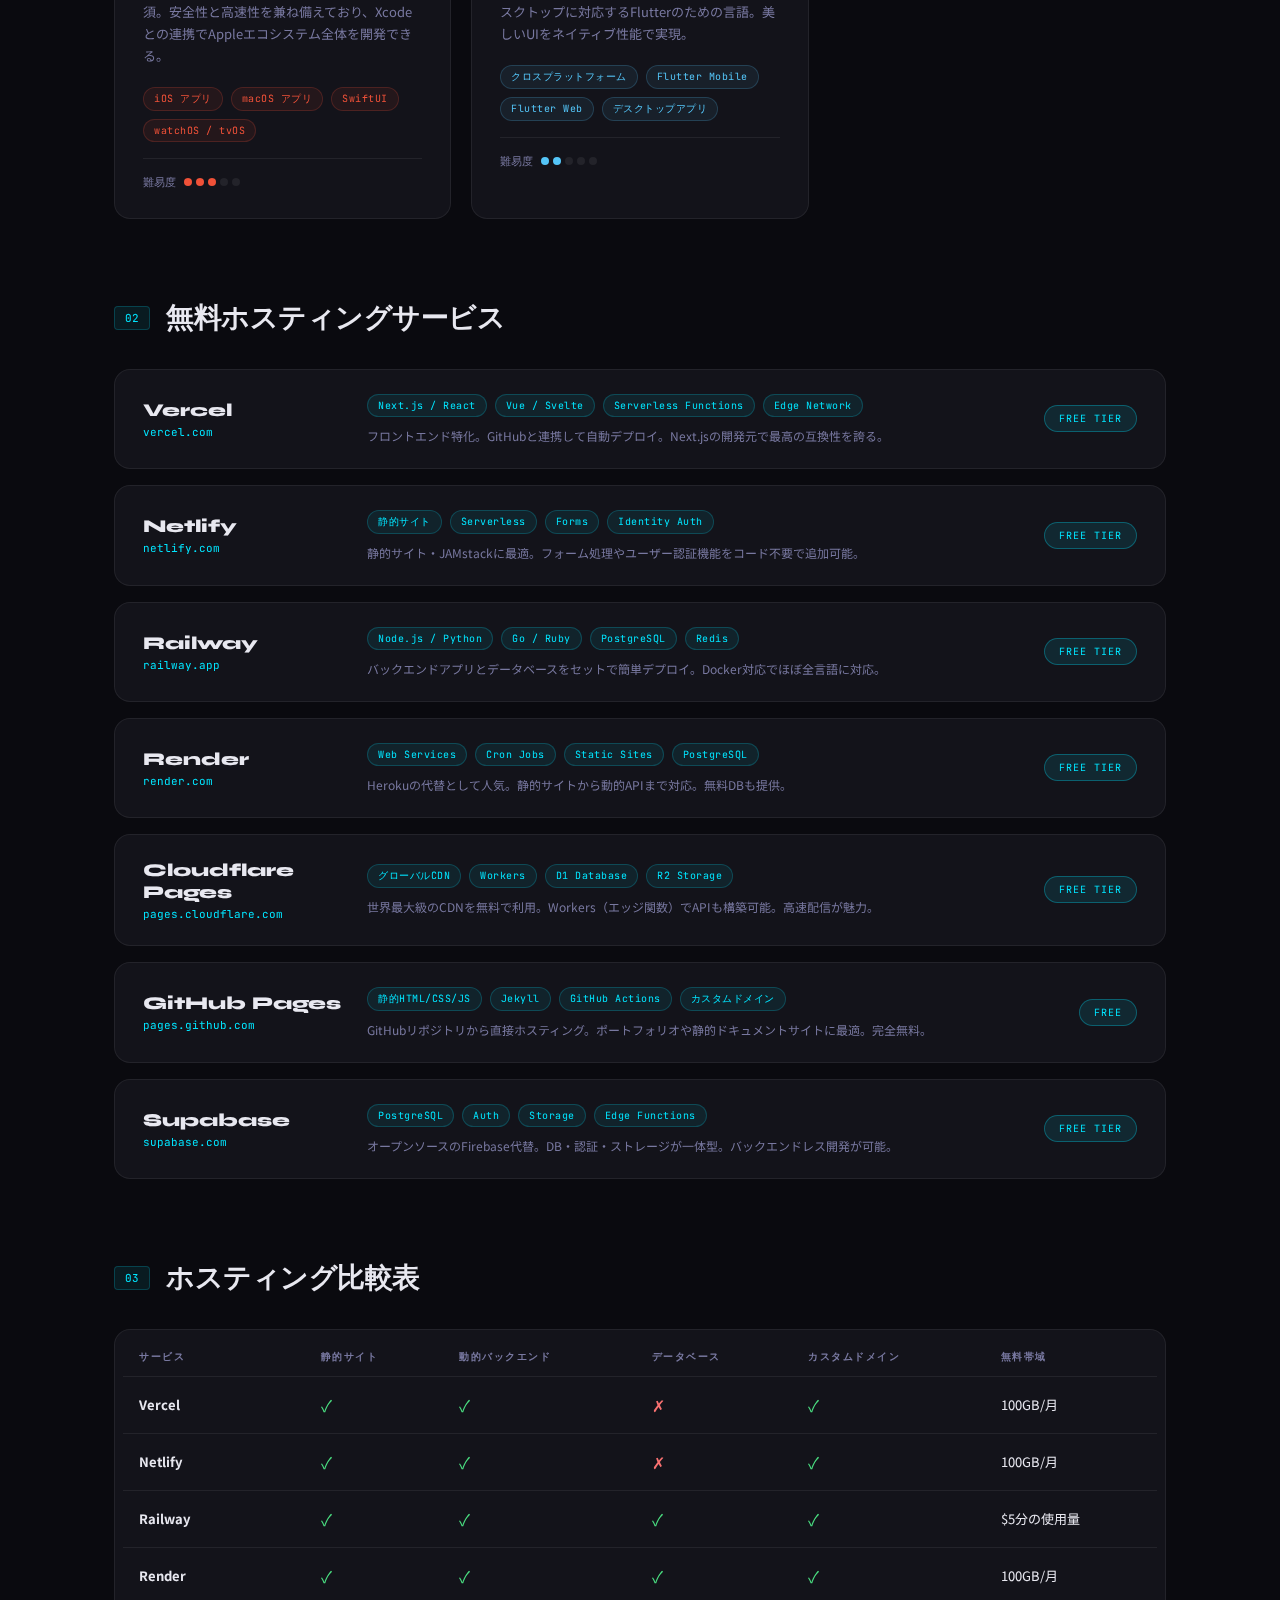
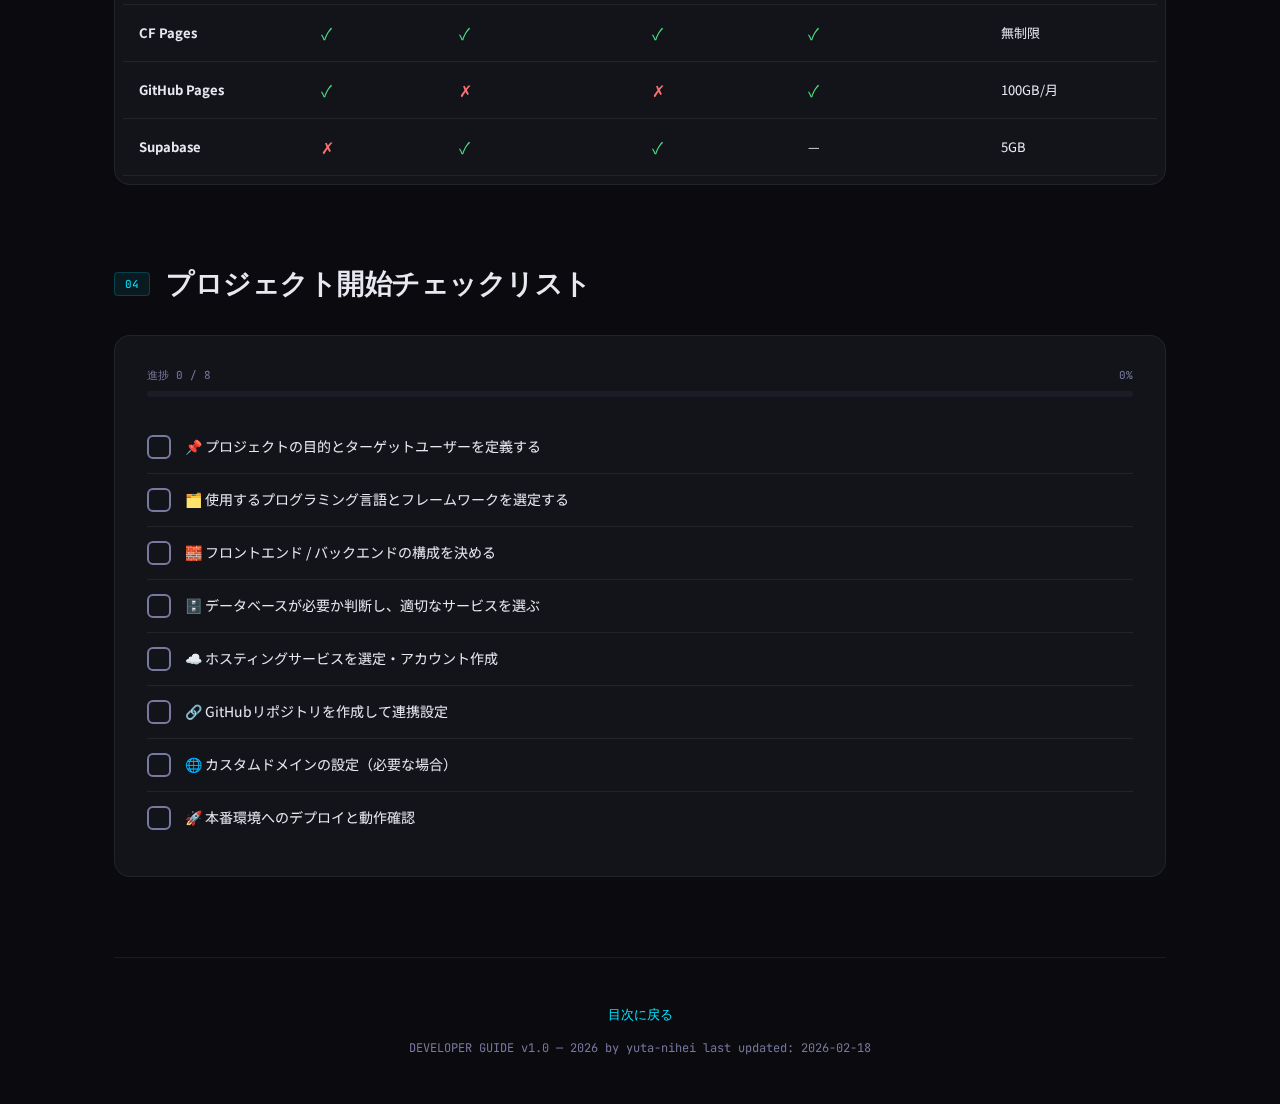
<file: dev-manual.html>
<!DOCTYPE html>
<html lang="ja">
<head>
<meta charset="UTF-8">
<meta name="viewport" content="width=device-width, initial-scale=1.0">
<title>Dev Guide / 開発者ガイド</title>
<link href="https://fonts.googleapis.com/css2?family=Syne:wght@400;700;800&family=Noto+Sans+JP:wght@300;400;700&family=JetBrains+Mono:wght@400;700&display=swap" rel="stylesheet">
<link rel="stylesheet" href="styles.css">
</head>
<body class="page--manual">
<div class="container">

  <!-- Header -->
  <header>
    <div class="lang-toggle">
      <button class="lang-btn active" onclick="setLang('ja')" id="btn-ja">JA</button>
      <button class="lang-btn" onclick="setLang('en')" id="btn-en">EN</button>
    </div>
    <div class="header-badge">DEV MANUAL v1.0</div>
    <h1>
      <span class="accent">Programming</span><br>
      <span class="accent2">Languages</span> &amp;<br>
      Hosting Guide
    </h1>
    <p class="subtitle ja-text">主要プログラミング言語の特徴・用途と、無料で使えるホスティングサービスをまとめたガイドです。</p>
    <p class="subtitle en-text hidden">A comprehensive guide to major programming languages, their use cases, and free hosting services.</p>
    <a href="index.html" class="back-link"><span class="ja-text">← 戻る</span><span class="en-text hidden">← Back</span></a>
  </header>

  <!-- Section 1: Languages -->
  <section id="section-languages">
    <div class="section-header">
      <span class="section-num">01</span>
      <h2 class="ja-text">プログラミング言語</h2>
      <h2 class="en-text hidden">Programming Languages</h2>
    </div>

    <div class="filter-bar">
      <button class="filter-btn active" onclick="filterCards('all', this)"><span class="ja-text">すべて</span><span class="en-text hidden">All</span></button>
      <button class="filter-btn" onclick="filterCards('web', this)">Web</button>
      <button class="filter-btn" onclick="filterCards('backend', this)">Backend</button>
      <button class="filter-btn" onclick="filterCards('data', this)">Data / AI</button>
      <button class="filter-btn" onclick="filterCards('mobile', this)">Mobile</button>
      <button class="filter-btn" onclick="filterCards('system', this)">System</button>
    </div>

    <div class="lang-grid" id="lang-grid">

      <!-- JavaScript -->
      <div class="lang-card" style="--card-color:#f7df1e;--icon-bg:rgba(247,223,30,0.12)" data-category="web backend">
        <div class="lang-card-header">
          <div class="lang-icon">JS</div>
          <div>
            <div class="lang-name">JavaScript</div>
            <div class="lang-type">DYNAMIC / INTERPRETED</div>
          </div>
        </div>
        <p class="lang-desc ja-text">Webブラウザで動く唯一の言語。Node.jsでサーバーサイドにも対応。フロントエンドからバックエンド、モバイルまで幅広く活躍。</p>
        <p class="lang-desc en-text hidden">The only language native to browsers. With Node.js, it extends to server-side. Covers frontend, backend, and mobile app development.</p>
        <div class="use-cases">
          <span class="tag" style="--tag-bg:rgba(247,223,30,0.08);--tag-color:#f7df1e;--tag-border:rgba(247,223,30,0.2)">Webフロントエンド</span>
          <span class="tag" style="--tag-bg:rgba(247,223,30,0.08);--tag-color:#f7df1e;--tag-border:rgba(247,223,30,0.2)">Node.js API</span>
          <span class="tag" style="--tag-bg:rgba(247,223,30,0.08);--tag-color:#f7df1e;--tag-border:rgba(247,223,30,0.2)">React / Vue</span>
          <span class="tag" style="--tag-bg:rgba(247,223,30,0.08);--tag-color:#f7df1e;--tag-border:rgba(247,223,30,0.2)">React Native</span>
        </div>
        <div class="difficulty">
          <span class="diff-label ja-text">難易度</span>
          <span class="diff-label en-text hidden">Level</span>
          <div class="diff-dots">
            <div class="diff-dot filled"></div><div class="diff-dot filled"></div><div class="diff-dot"></div><div class="diff-dot"></div><div class="diff-dot"></div>
          </div>
        </div>
      </div>

      <!-- TypeScript -->
      <div class="lang-card" style="--card-color:#3178c6;--icon-bg:rgba(49,120,198,0.12)" data-category="web backend">
        <div class="lang-card-header">
          <div class="lang-icon" style="color:#3178c6">TS</div>
          <div>
            <div class="lang-name">TypeScript</div>
            <div class="lang-type">TYPED SUPERSET OF JS</div>
          </div>
        </div>
        <p class="lang-desc ja-text">JavaScriptに型安全性を加えた言語。大規模アプリや企業開発で必須。バグを早期に発見しやすく、チーム開発に最適。</p>
        <p class="lang-desc en-text hidden">JavaScript with static typing. Essential for large-scale apps and enterprise development. Catches bugs early, ideal for team collaboration.</p>
        <div class="use-cases">
          <span class="tag" style="--tag-bg:rgba(49,120,198,0.08);--tag-color:#3178c6;--tag-border:rgba(49,120,198,0.2)">大規模Web開発</span>
          <span class="tag" style="--tag-bg:rgba(49,120,198,0.08);--tag-color:#3178c6;--tag-border:rgba(49,120,198,0.2)">Next.js</span>
          <span class="tag" style="--tag-bg:rgba(49,120,198,0.08);--tag-color:#3178c6;--tag-border:rgba(49,120,198,0.2)">SPA / SSR</span>
          <span class="tag" style="--tag-bg:rgba(49,120,198,0.08);--tag-color:#3178c6;--tag-border:rgba(49,120,198,0.2)">Enterprise</span>
        </div>
        <div class="difficulty">
          <span class="diff-label ja-text">難易度</span><span class="diff-label en-text hidden">Level</span>
          <div class="diff-dots">
            <div class="diff-dot filled"></div><div class="diff-dot filled"></div><div class="diff-dot filled"></div><div class="diff-dot"></div><div class="diff-dot"></div>
          </div>
        </div>
      </div>

      <!-- Python -->
      <div class="lang-card" style="--card-color:#3572A5;--icon-bg:rgba(53,114,165,0.12)" data-category="data backend">
        <div class="lang-card-header">
          <div class="lang-icon" style="color:#3572A5">Py</div>
          <div>
            <div class="lang-name">Python</div>
            <div class="lang-type">DYNAMIC / MULTI-PARADIGM</div>
          </div>
        </div>
        <p class="lang-desc ja-text">AI・機械学習の分野で圧倒的な人気を誇る言語。シンプルな構文で初心者にも学びやすく、データサイエンスやWebバックエンドでも活躍。</p>
        <p class="lang-desc en-text hidden">Dominant in AI and machine learning. Simple syntax makes it beginner-friendly. Also widely used in data science and web backends.</p>
        <div class="use-cases">
          <span class="tag" style="--tag-bg:rgba(53,114,165,0.08);--tag-color:#3572A5;--tag-border:rgba(53,114,165,0.2)">AI / ML</span>
          <span class="tag" style="--tag-bg:rgba(53,114,165,0.08);--tag-color:#3572A5;--tag-border:rgba(53,114,165,0.2)">データ分析</span>
          <span class="tag" style="--tag-bg:rgba(53,114,165,0.08);--tag-color:#3572A5;--tag-border:rgba(53,114,165,0.2)">Django / Flask</span>
          <span class="tag" style="--tag-bg:rgba(53,114,165,0.08);--tag-color:#3572A5;--tag-border:rgba(53,114,165,0.2)">自動化スクリプト</span>
        </div>
        <div class="difficulty">
          <span class="diff-label ja-text">難易度</span><span class="diff-label en-text hidden">Level</span>
          <div class="diff-dots">
            <div class="diff-dot filled"></div><div class="diff-dot"></div><div class="diff-dot"></div><div class="diff-dot"></div><div class="diff-dot"></div>
          </div>
        </div>
      </div>

      <!-- Go -->
      <div class="lang-card" style="--card-color:#00add8;--icon-bg:rgba(0,173,216,0.12)" data-category="backend system">
        <div class="lang-card-header">
          <div class="lang-icon" style="color:#00add8">Go</div>
          <div>
            <div class="lang-name">Go (Golang)</div>
            <div class="lang-type">STATICALLY TYPED / COMPILED</div>
          </div>
        </div>
        <p class="lang-desc ja-text">Googleが開発した高速・軽量な言語。クラウドインフラや高スループットAPIに最適。シンプルな構文と優秀な並行処理が特徴。</p>
        <p class="lang-desc en-text hidden">Fast, lightweight language from Google. Ideal for cloud infrastructure and high-throughput APIs. Known for simple syntax and excellent concurrency.</p>
        <div class="use-cases">
          <span class="tag" style="--tag-bg:rgba(0,173,216,0.08);--tag-color:#00add8;--tag-border:rgba(0,173,216,0.2)">クラウドサービス</span>
          <span class="tag" style="--tag-bg:rgba(0,173,216,0.08);--tag-color:#00add8;--tag-border:rgba(0,173,216,0.2)">マイクロサービス</span>
          <span class="tag" style="--tag-bg:rgba(0,173,216,0.08);--tag-color:#00add8;--tag-border:rgba(0,173,216,0.2)">CLI ツール</span>
          <span class="tag" style="--tag-bg:rgba(0,173,216,0.08);--tag-color:#00add8;--tag-border:rgba(0,173,216,0.2)">Docker / K8s</span>
        </div>
        <div class="difficulty">
          <span class="diff-label ja-text">難易度</span><span class="diff-label en-text hidden">Level</span>
          <div class="diff-dots">
            <div class="diff-dot filled"></div><div class="diff-dot filled"></div><div class="diff-dot filled"></div><div class="diff-dot"></div><div class="diff-dot"></div>
          </div>
        </div>
      </div>

      <!-- Rust -->
      <div class="lang-card" style="--card-color:#ff6b35;--icon-bg:rgba(255,107,53,0.12)" data-category="system">
        <div class="lang-card-header">
          <div class="lang-icon" style="color:#ff6b35">Rs</div>
          <div>
            <div class="lang-name">Rust</div>
            <div class="lang-type">SYSTEMS / MEMORY-SAFE</div>
          </div>
        </div>
        <p class="lang-desc ja-text">メモリ安全性とパフォーマンスを両立した次世代システム言語。WebAssembly、ゲームエンジン、OSレベルのプログラミングに最適。</p>
        <p class="lang-desc en-text hidden">Next-gen systems language combining memory safety with performance. Ideal for WebAssembly, game engines, and OS-level programming.</p>
        <div class="use-cases">
          <span class="tag" style="--tag-bg:rgba(255,107,53,0.08);--tag-color:#ff6b35;--tag-border:rgba(255,107,53,0.2)">WebAssembly</span>
          <span class="tag" style="--tag-bg:rgba(255,107,53,0.08);--tag-color:#ff6b35;--tag-border:rgba(255,107,53,0.2)">ゲームエンジン</span>
          <span class="tag" style="--tag-bg:rgba(255,107,53,0.08);--tag-color:#ff6b35;--tag-border:rgba(255,107,53,0.2)">組み込みシステム</span>
          <span class="tag" style="--tag-bg:rgba(255,107,53,0.08);--tag-color:#ff6b35;--tag-border:rgba(255,107,53,0.2)">OS開発</span>
        </div>
        <div class="difficulty">
          <span class="diff-label ja-text">難易度</span><span class="diff-label en-text hidden">Level</span>
          <div class="diff-dots">
            <div class="diff-dot filled"></div><div class="diff-dot filled"></div><div class="diff-dot filled"></div><div class="diff-dot filled"></div><div class="diff-dot filled"></div>
          </div>
        </div>
      </div>

      <!-- Kotlin -->
      <div class="lang-card" style="--card-color:#a259ff;--icon-bg:rgba(162,89,255,0.12)" data-category="mobile backend">
        <div class="lang-card-header">
          <div class="lang-icon" style="color:#a259ff">Kt</div>
          <div>
            <div class="lang-name">Kotlin</div>
            <div class="lang-type">STATICALLY TYPED / JVM</div>
          </div>
        </div>
        <p class="lang-desc ja-text">Android公式開発言語。Javaより簡潔でモダン。サーバーサイド（Spring Boot）やKotlin Multiplatformでクロスプラットフォーム開発にも対応。</p>
        <p class="lang-desc en-text hidden">Official Android development language. More concise than Java. Also used for server-side (Spring Boot) and Kotlin Multiplatform cross-platform development.</p>
        <div class="use-cases">
          <span class="tag" style="--tag-bg:rgba(162,89,255,0.08);--tag-color:#a259ff;--tag-border:rgba(162,89,255,0.2)">Android</span>
          <span class="tag" style="--tag-bg:rgba(162,89,255,0.08);--tag-color:#a259ff;--tag-border:rgba(162,89,255,0.2)">Spring Boot</span>
          <span class="tag" style="--tag-bg:rgba(162,89,255,0.08);--tag-color:#a259ff;--tag-border:rgba(162,89,255,0.2)">KMM</span>
          <span class="tag" style="--tag-bg:rgba(162,89,255,0.08);--tag-color:#a259ff;--tag-border:rgba(162,89,255,0.2)">バックエンドAPI</span>
        </div>
        <div class="difficulty">
          <span class="diff-label ja-text">難易度</span><span class="diff-label en-text hidden">Level</span>
          <div class="diff-dots">
            <div class="diff-dot filled"></div><div class="diff-dot filled"></div><div class="diff-dot filled"></div><div class="diff-dot"></div><div class="diff-dot"></div>
          </div>
        </div>
      </div>

      <!-- Swift -->
      <div class="lang-card" style="--card-color:#f05138;--icon-bg:rgba(240,81,56,0.12)" data-category="mobile">
        <div class="lang-card-header">
          <div class="lang-icon" style="color:#f05138">Sw</div>
          <div>
            <div class="lang-name">Swift</div>
            <div class="lang-type">APPLE ECOSYSTEM</div>
          </div>
        </div>
        <p class="lang-desc ja-text">Apple公式言語。iOSとmacOSアプリ開発に必須。安全性と高速性を兼ね備えており、Xcodeとの連携でAppleエコシステム全体を開発できる。</p>
        <p class="lang-desc en-text hidden">Apple's official language for iOS and macOS app development. Combines safety and speed. Covers the entire Apple ecosystem with Xcode integration.</p>
        <div class="use-cases">
          <span class="tag" style="--tag-bg:rgba(240,81,56,0.08);--tag-color:#f05138;--tag-border:rgba(240,81,56,0.2)">iOS アプリ</span>
          <span class="tag" style="--tag-bg:rgba(240,81,56,0.08);--tag-color:#f05138;--tag-border:rgba(240,81,56,0.2)">macOS アプリ</span>
          <span class="tag" style="--tag-bg:rgba(240,81,56,0.08);--tag-color:#f05138;--tag-border:rgba(240,81,56,0.2)">SwiftUI</span>
          <span class="tag" style="--tag-bg:rgba(240,81,56,0.08);--tag-color:#f05138;--tag-border:rgba(240,81,56,0.2)">watchOS / tvOS</span>
        </div>
        <div class="difficulty">
          <span class="diff-label ja-text">難易度</span><span class="diff-label en-text hidden">Level</span>
          <div class="diff-dots">
            <div class="diff-dot filled"></div><div class="diff-dot filled"></div><div class="diff-dot filled"></div><div class="diff-dot"></div><div class="diff-dot"></div>
          </div>
        </div>
      </div>

      <!-- Dart / Flutter -->
      <div class="lang-card" style="--card-color:#54c5f8;--icon-bg:rgba(84,197,248,0.12)" data-category="mobile web">
        <div class="lang-card-header">
          <div class="lang-icon" style="color:#54c5f8">Dt</div>
          <div>
            <div class="lang-name">Dart / Flutter</div>
            <div class="lang-type">CROSS-PLATFORM / COMPILED</div>
          </div>
        </div>
        <p class="lang-desc ja-text">1つのコードベースでiOS・Android・Web・デスクトップに対応するFlutterのための言語。美しいUIをネイティブ性能で実現。</p>
        <p class="lang-desc en-text hidden">The language powering Flutter — one codebase for iOS, Android, Web, and desktop. Delivers beautiful native-performance UIs.</p>
        <div class="use-cases">
          <span class="tag" style="--tag-bg:rgba(84,197,248,0.08);--tag-color:#54c5f8;--tag-border:rgba(84,197,248,0.2)">クロスプラットフォーム</span>
          <span class="tag" style="--tag-bg:rgba(84,197,248,0.08);--tag-color:#54c5f8;--tag-border:rgba(84,197,248,0.2)">Flutter Mobile</span>
          <span class="tag" style="--tag-bg:rgba(84,197,248,0.08);--tag-color:#54c5f8;--tag-border:rgba(84,197,248,0.2)">Flutter Web</span>
          <span class="tag" style="--tag-bg:rgba(84,197,248,0.08);--tag-color:#54c5f8;--tag-border:rgba(84,197,248,0.2)">デスクトップアプリ</span>
        </div>
        <div class="difficulty">
          <span class="diff-label ja-text">難易度</span><span class="diff-label en-text hidden">Level</span>
          <div class="diff-dots">
            <div class="diff-dot filled"></div><div class="diff-dot filled"></div><div class="diff-dot"></div><div class="diff-dot"></div><div class="diff-dot"></div>
          </div>
        </div>
      </div>

    </div>
  </section>

  <!-- Section 2: Hosting -->
  <section id="section-hosting">
    <div class="section-header">
      <span class="section-num">02</span>
      <h2 class="ja-text">無料ホスティングサービス</h2>
      <h2 class="en-text hidden">Free Hosting Services</h2>
    </div>

    <div class="hosting-grid">

      <div class="hosting-card">
        <div>
          <div class="hosting-name">Vercel</div>
          <div class="hosting-url">vercel.com</div>
        </div>
        <div>
          <div class="hosting-features">
            <span class="tag">Next.js / React</span>
            <span class="tag">Vue / Svelte</span>
            <span class="tag">Serverless Functions</span>
            <span class="tag">Edge Network</span>
          </div>
          <p style="font-size:12px;color:var(--text-dim);margin-top:10px" class="ja-text">フロントエンド特化。GitHubと連携して自動デプロイ。Next.jsの開発元で最高の互換性を誇る。</p>
          <p style="font-size:12px;color:var(--text-dim);margin-top:10px" class="en-text hidden">Frontend-focused. Auto-deploys from GitHub. Made by the creators of Next.js for best compatibility.</p>
        </div>
        <span class="free-badge">FREE TIER</span>
      </div>

      <div class="hosting-card">
        <div>
          <div class="hosting-name">Netlify</div>
          <div class="hosting-url">netlify.com</div>
        </div>
        <div>
          <div class="hosting-features">
            <span class="tag">静的サイト</span>
            <span class="tag">Serverless</span>
            <span class="tag">Forms</span>
            <span class="tag">Identity Auth</span>
          </div>
          <p style="font-size:12px;color:var(--text-dim);margin-top:10px" class="ja-text">静的サイト・JAMstackに最適。フォーム処理やユーザー認証機能をコード不要で追加可能。</p>
          <p style="font-size:12px;color:var(--text-dim);margin-top:10px" class="en-text hidden">Best for static sites and JAMstack. Add form handling and auth without writing code.</p>
        </div>
        <span class="free-badge">FREE TIER</span>
      </div>

      <div class="hosting-card">
        <div>
          <div class="hosting-name">Railway</div>
          <div class="hosting-url">railway.app</div>
        </div>
        <div>
          <div class="hosting-features">
            <span class="tag">Node.js / Python</span>
            <span class="tag">Go / Ruby</span>
            <span class="tag">PostgreSQL</span>
            <span class="tag">Redis</span>
          </div>
          <p style="font-size:12px;color:var(--text-dim);margin-top:10px" class="ja-text">バックエンドアプリとデータベースをセットで簡単デプロイ。Docker対応でほぼ全言語に対応。</p>
          <p style="font-size:12px;color:var(--text-dim);margin-top:10px" class="en-text hidden">Easy deploy for backend apps with databases. Docker support covers nearly any language.</p>
        </div>
        <span class="free-badge">FREE TIER</span>
      </div>

      <div class="hosting-card">
        <div>
          <div class="hosting-name">Render</div>
          <div class="hosting-url">render.com</div>
        </div>
        <div>
          <div class="hosting-features">
            <span class="tag">Web Services</span>
            <span class="tag">Cron Jobs</span>
            <span class="tag">Static Sites</span>
            <span class="tag">PostgreSQL</span>
          </div>
          <p style="font-size:12px;color:var(--text-dim);margin-top:10px" class="ja-text">Herokuの代替として人気。静的サイトから動的APIまで対応。無料DBも提供。</p>
          <p style="font-size:12px;color:var(--text-dim);margin-top:10px" class="en-text hidden">Popular Heroku alternative. Handles static sites to dynamic APIs. Includes free database.</p>
        </div>
        <span class="free-badge">FREE TIER</span>
      </div>

      <div class="hosting-card">
        <div>
          <div class="hosting-name">Cloudflare Pages</div>
          <div class="hosting-url">pages.cloudflare.com</div>
        </div>
        <div>
          <div class="hosting-features">
            <span class="tag">グローバルCDN</span>
            <span class="tag">Workers</span>
            <span class="tag">D1 Database</span>
            <span class="tag">R2 Storage</span>
          </div>
          <p style="font-size:12px;color:var(--text-dim);margin-top:10px" class="ja-text">世界最大級のCDNを無料で利用。Workers（エッジ関数）でAPIも構築可能。高速配信が魅力。</p>
          <p style="font-size:12px;color:var(--text-dim);margin-top:10px" class="en-text hidden">Access one of the world's largest CDNs for free. Build APIs with Workers (edge functions). Lightning-fast delivery.</p>
        </div>
        <span class="free-badge">FREE TIER</span>
      </div>

      <div class="hosting-card">
        <div>
          <div class="hosting-name">GitHub Pages</div>
          <div class="hosting-url">pages.github.com</div>
        </div>
        <div>
          <div class="hosting-features">
            <span class="tag">静的HTML/CSS/JS</span>
            <span class="tag">Jekyll</span>
            <span class="tag">GitHub Actions</span>
            <span class="tag">カスタムドメイン</span>
          </div>
          <p style="font-size:12px;color:var(--text-dim);margin-top:10px" class="ja-text">GitHubリポジトリから直接ホスティング。ポートフォリオや静的ドキュメントサイトに最適。完全無料。</p>
          <p style="font-size:12px;color:var(--text-dim);margin-top:10px" class="en-text hidden">Host directly from your GitHub repository. Perfect for portfolios and static documentation. Completely free.</p>
        </div>
        <span class="free-badge">FREE</span>
      </div>

      <div class="hosting-card">
        <div>
          <div class="hosting-name">Supabase</div>
          <div class="hosting-url">supabase.com</div>
        </div>
        <div>
          <div class="hosting-features">
            <span class="tag">PostgreSQL</span>
            <span class="tag">Auth</span>
            <span class="tag">Storage</span>
            <span class="tag">Edge Functions</span>
          </div>
          <p style="font-size:12px;color:var(--text-dim);margin-top:10px" class="ja-text">オープンソースのFirebase代替。DB・認証・ストレージが一体型。バックエンドレス開発が可能。</p>
          <p style="font-size:12px;color:var(--text-dim);margin-top:10px" class="en-text hidden">Open-source Firebase alternative. DB, auth, and storage in one platform. Enables serverless backend development.</p>
        </div>
        <span class="free-badge">FREE TIER</span>
      </div>

    </div>
  </section>

  <!-- Section 3: Comparison Table -->
  <section id="section-comparison">
    <div class="section-header">
      <span class="section-num">03</span>
      <h2 class="ja-text">ホスティング比較表</h2>
      <h2 class="en-text hidden">Hosting Comparison</h2>
    </div>
    <div style="overflow-x:auto;background:var(--surface);border:1px solid var(--border);border-radius:16px;padding:8px">
      <table class="compare-table">
        <thead>
          <tr>
            <th><span class="ja-text">サービス</span><span class="en-text hidden">Service</span></th>
            <th><span class="ja-text">静的サイト</span><span class="en-text hidden">Static</span></th>
            <th><span class="ja-text">動的バックエンド</span><span class="en-text hidden">Backend</span></th>
            <th><span class="ja-text">データベース</span><span class="en-text hidden">Database</span></th>
            <th><span class="ja-text">カスタムドメイン</span><span class="en-text hidden">Custom Domain</span></th>
            <th><span class="ja-text">無料帯域</span><span class="en-text hidden">Free Bandwidth</span></th>
          </tr>
        </thead>
        <tbody>
          <tr><td><strong>Vercel</strong></td><td><span class="check">✓</span></td><td><span class="check">✓</span></td><td><span class="cross">✗</span></td><td><span class="check">✓</span></td><td>100GB/月</td></tr>
          <tr><td><strong>Netlify</strong></td><td><span class="check">✓</span></td><td><span class="check">✓</span></td><td><span class="cross">✗</span></td><td><span class="check">✓</span></td><td>100GB/月</td></tr>
          <tr><td><strong>Railway</strong></td><td><span class="check">✓</span></td><td><span class="check">✓</span></td><td><span class="check">✓</span></td><td><span class="check">✓</span></td><td>$5分の使用量</td></tr>
          <tr><td><strong>Render</strong></td><td><span class="check">✓</span></td><td><span class="check">✓</span></td><td><span class="check">✓</span></td><td><span class="check">✓</span></td><td>100GB/月</td></tr>
          <tr><td><strong>CF Pages</strong></td><td><span class="check">✓</span></td><td><span class="check">✓</span></td><td><span class="check">✓</span></td><td><span class="check">✓</span></td><td>無制限</td></tr>
          <tr><td><strong>GitHub Pages</strong></td><td><span class="check">✓</span></td><td><span class="cross">✗</span></td><td><span class="cross">✗</span></td><td><span class="check">✓</span></td><td>100GB/月</td></tr>
          <tr><td><strong>Supabase</strong></td><td><span class="cross">✗</span></td><td><span class="check">✓</span></td><td><span class="check">✓</span></td><td>—</td><td>5GB</td></tr>
        </tbody>
      </table>
    </div>
  </section>

  <!-- Section 4: Checklist -->
  <section id="section-checklist">
    <div class="section-header">
      <span class="section-num">04</span>
      <h2 class="ja-text">プロジェクト開始チェックリスト</h2>
      <h2 class="en-text hidden">Project Kickoff Checklist</h2>
    </div>

    <div class="checklist">
      <div class="progress-wrap">
        <div class="progress-info">
          <span class="ja-text" id="progress-label">進捗 0 / 8</span>
          <span class="en-text hidden" id="progress-label-en">Progress 0 / 8</span>
          <span id="progress-pct">0%</span>
        </div>
        <div class="progress-bar"><div class="progress-fill" id="progress-fill"></div></div>
      </div>

      <div class="check-item" onclick="toggleCheck(this)">
        <div class="check-box"></div>
        <span class="check-text"><span class="ja-text">📌 プロジェクトの目的とターゲットユーザーを定義する</span><span class="en-text hidden">📌 Define project goals and target users</span></span>
      </div>
      <div class="check-item" onclick="toggleCheck(this)">
        <div class="check-box"></div>
        <span class="check-text"><span class="ja-text">🗂️ 使用するプログラミング言語とフレームワークを選定する</span><span class="en-text hidden">🗂️ Select programming language and framework</span></span>
      </div>
      <div class="check-item" onclick="toggleCheck(this)">
        <div class="check-box"></div>
        <span class="check-text"><span class="ja-text">🧱 フロントエンド / バックエンドの構成を決める</span><span class="en-text hidden">🧱 Decide frontend / backend architecture</span></span>
      </div>
      <div class="check-item" onclick="toggleCheck(this)">
        <div class="check-box"></div>
        <span class="check-text"><span class="ja-text">🗄️ データベースが必要か判断し、適切なサービスを選ぶ</span><span class="en-text hidden">🗄️ Determine if a database is needed and choose a service</span></span>
      </div>
      <div class="check-item" onclick="toggleCheck(this)">
        <div class="check-box"></div>
        <span class="check-text"><span class="ja-text">☁️ ホスティングサービスを選定・アカウント作成</span><span class="en-text hidden">☁️ Choose a hosting service and create an account</span></span>
      </div>
      <div class="check-item" onclick="toggleCheck(this)">
        <div class="check-box"></div>
        <span class="check-text"><span class="ja-text">🔗 GitHubリポジトリを作成して連携設定</span><span class="en-text hidden">🔗 Create GitHub repository and connect to hosting</span></span>
      </div>
      <div class="check-item" onclick="toggleCheck(this)">
        <div class="check-box"></div>
        <span class="check-text"><span class="ja-text">🌐 カスタムドメインの設定（必要な場合）</span><span class="en-text hidden">🌐 Configure custom domain (if needed)</span></span>
      </div>
      <div class="check-item" onclick="toggleCheck(this)">
        <div class="check-box"></div>
        <span class="check-text"><span class="ja-text">🚀 本番環境へのデプロイと動作確認</span><span class="en-text hidden">🚀 Deploy to production and verify functionality</span></span>
      </div>
    </div>
  </section>

  <footer>
    <p class="footer-back" style="margin-bottom:16px">
      <a href="index.html"><span class="ja-text">目次に戻る</span><span class="en-text hidden">Back to table of contents</span></a>
    </p>
    <p>DEVELOPER GUIDE v1.0 — 2026 by yuta-nihei <span>last updated: 2026-02-18</span></p>
  </footer>

</div>

<!-- Selection Tooltip -->
<div id="selection-tooltip">
  <div class="tooltip-inner">
    <div class="tooltip-label">🌐 EN Translation</div>
    <div class="tooltip-original" id="tooltip-original"></div>
    <div id="tooltip-body">
      <div class="tooltip-loading"><div class="tooltip-spinner"></div>Translating...</div>
    </div>
  </div>
  <div class="tooltip-arrow" id="tooltip-arrow"></div>
</div>

<script>
  // Language toggle
  function setLang(lang) {
    localStorage.setItem('lang', lang);
    const jaEls = document.querySelectorAll('.ja-text');
    const enEls = document.querySelectorAll('.en-text');
    document.documentElement.lang = lang;
    if (lang === 'ja') {
      jaEls.forEach(el => el.classList.remove('hidden'));
      enEls.forEach(el => el.classList.add('hidden'));
      document.getElementById('btn-ja').classList.add('active');
      document.getElementById('btn-en').classList.remove('active');
    } else {
      jaEls.forEach(el => el.classList.add('hidden'));
      enEls.forEach(el => el.classList.remove('hidden'));
      document.getElementById('btn-en').classList.add('active');
      document.getElementById('btn-ja').classList.remove('active');
    }
  }
  (function initLang() {
    const saved = localStorage.getItem('lang');
    if (saved === 'ja' || saved === 'en') setLang(saved);
  })();

  // Filter
  function filterCards(category, btn) {
    document.querySelectorAll('.filter-btn').forEach(b => b.classList.remove('active'));
    btn.classList.add('active');
    document.querySelectorAll('.lang-card').forEach((card, i) => {
      const cats = card.dataset.category || '';
      if (category === 'all' || cats.includes(category)) {
        card.style.display = '';
        card.style.animationDelay = (i * 0.05) + 's';
      } else {
        card.style.display = 'none';
      }
    });
  }

  // Checklist
  const total = 8;
  function toggleCheck(item) {
    item.classList.toggle('done');
    if (item.classList.contains('done')) {
      item.querySelector('.check-box').textContent = '✓';
    } else {
      item.querySelector('.check-box').textContent = '';
    }
    updateProgress();
  }

  function updateProgress() {
    const done = document.querySelectorAll('.check-item.done').length;
    const pct = Math.round((done / total) * 100);
    document.getElementById('progress-fill').style.width = pct + '%';
    document.getElementById('progress-pct').textContent = pct + '%';
    document.getElementById('progress-label').textContent = `進捗 ${done} / ${total}`;
    document.getElementById('progress-label-en').textContent = `Progress ${done} / ${total}`;
  }

  // Staggered animation on load
  document.querySelectorAll('.lang-card, .hosting-card').forEach((el, i) => {
    el.style.animationDelay = (i * 0.07) + 's';
  });

  // ── Selection Tooltip with Claude AI Translation ──
  const tooltip    = document.getElementById('selection-tooltip');
  const ttOriginal = document.getElementById('tooltip-original');
  const ttBody     = document.getElementById('tooltip-body');
  const ttArrow    = document.getElementById('tooltip-arrow');

  let hideTimer = null;
  let lastText  = '';

  // Detect Japanese characters
  const hasJapanese = t => /[\u3000-\u9FFF\uF900-\uFAFF\uFF00-\uFFEF]/.test(t);

  function showTooltip(x, y, selectedText) {
    clearTimeout(hideTimer);
    const trimmed = selectedText.trim().slice(0, 300);
    if (!trimmed || trimmed === lastText) return;
    lastText = trimmed;

    // Position
    const TH = 110; // estimated tooltip height
    const TW = 360;
    let top  = y - TH - 14;
    let left = Math.max(8, Math.min(x - TW / 2, window.innerWidth - TW - 8));
    let arrowUp = false;

    if (top < 8) {
      top     = y + 18;
      arrowUp = true;
    }

    tooltip.style.top  = top  + 'px';
    tooltip.style.left = left + 'px';
    ttArrow.className  = 'tooltip-arrow' + (arrowUp ? ' up' : '');

    // Show original
    ttOriginal.textContent = trimmed.length > 80 ? trimmed.slice(0, 80) + '…' : trimmed;
    ttBody.innerHTML = '<div class="tooltip-loading"><div class="tooltip-spinner"></div>Translating…</div>';
    tooltip.classList.add('visible');

    // Translate via Claude API
    translateWithClaude(trimmed);
  }

  function hideTooltip() {
    hideTimer = setTimeout(() => {
      tooltip.classList.remove('visible');
      lastText = '';
    }, 200);
  }

  async function translateWithClaude(text) {
    try {
      const response = await fetch('https://api.anthropic.com/v1/messages', {
        method: 'POST',
        headers: { 'Content-Type': 'application/json' },
        body: JSON.stringify({
          model: 'claude-sonnet-4-20250514',
          max_tokens: 300,
          system: 'You are a concise Japanese-to-English translator. Translate the given Japanese text naturally into English. Return ONLY the English translation — no explanation, no quotes, no extra text.',
          messages: [{ role: 'user', content: text }]
        })
      });
      const data = await response.json();
      const translation = data?.content?.[0]?.text?.trim() || '(Translation unavailable)';
      ttBody.innerHTML = `<div class="tooltip-translation">${escapeHtml(translation)}</div>`;
    } catch (e) {
      ttBody.innerHTML = `<div class="tooltip-translation" style="color:var(--text-dim)">(Translation error)</div>`;
    }
  }

  function escapeHtml(s) {
    return s.replace(/&/g,'&amp;').replace(/</g,'&lt;').replace(/>/g,'&gt;');
  }

  // Listen for mouse-up to detect selection
  document.addEventListener('mouseup', e => {
    // Small delay to let selection settle
    setTimeout(() => {
      const sel  = window.getSelection();
      const text = sel ? sel.toString() : '';
      if (text && text.trim().length > 1 && hasJapanese(text)) {
        showTooltip(e.clientX, e.clientY, text);
      } else {
        hideTooltip();
      }
    }, 80);
  });

  // Hide on new click without selection
  document.addEventListener('mousedown', e => {
    if (e.target.closest('#selection-tooltip')) return;
    hideTooltip();
  });

  // Hide on scroll
  window.addEventListener('scroll', hideTooltip, { passive: true });
</script>
</body>
</html>
</file>
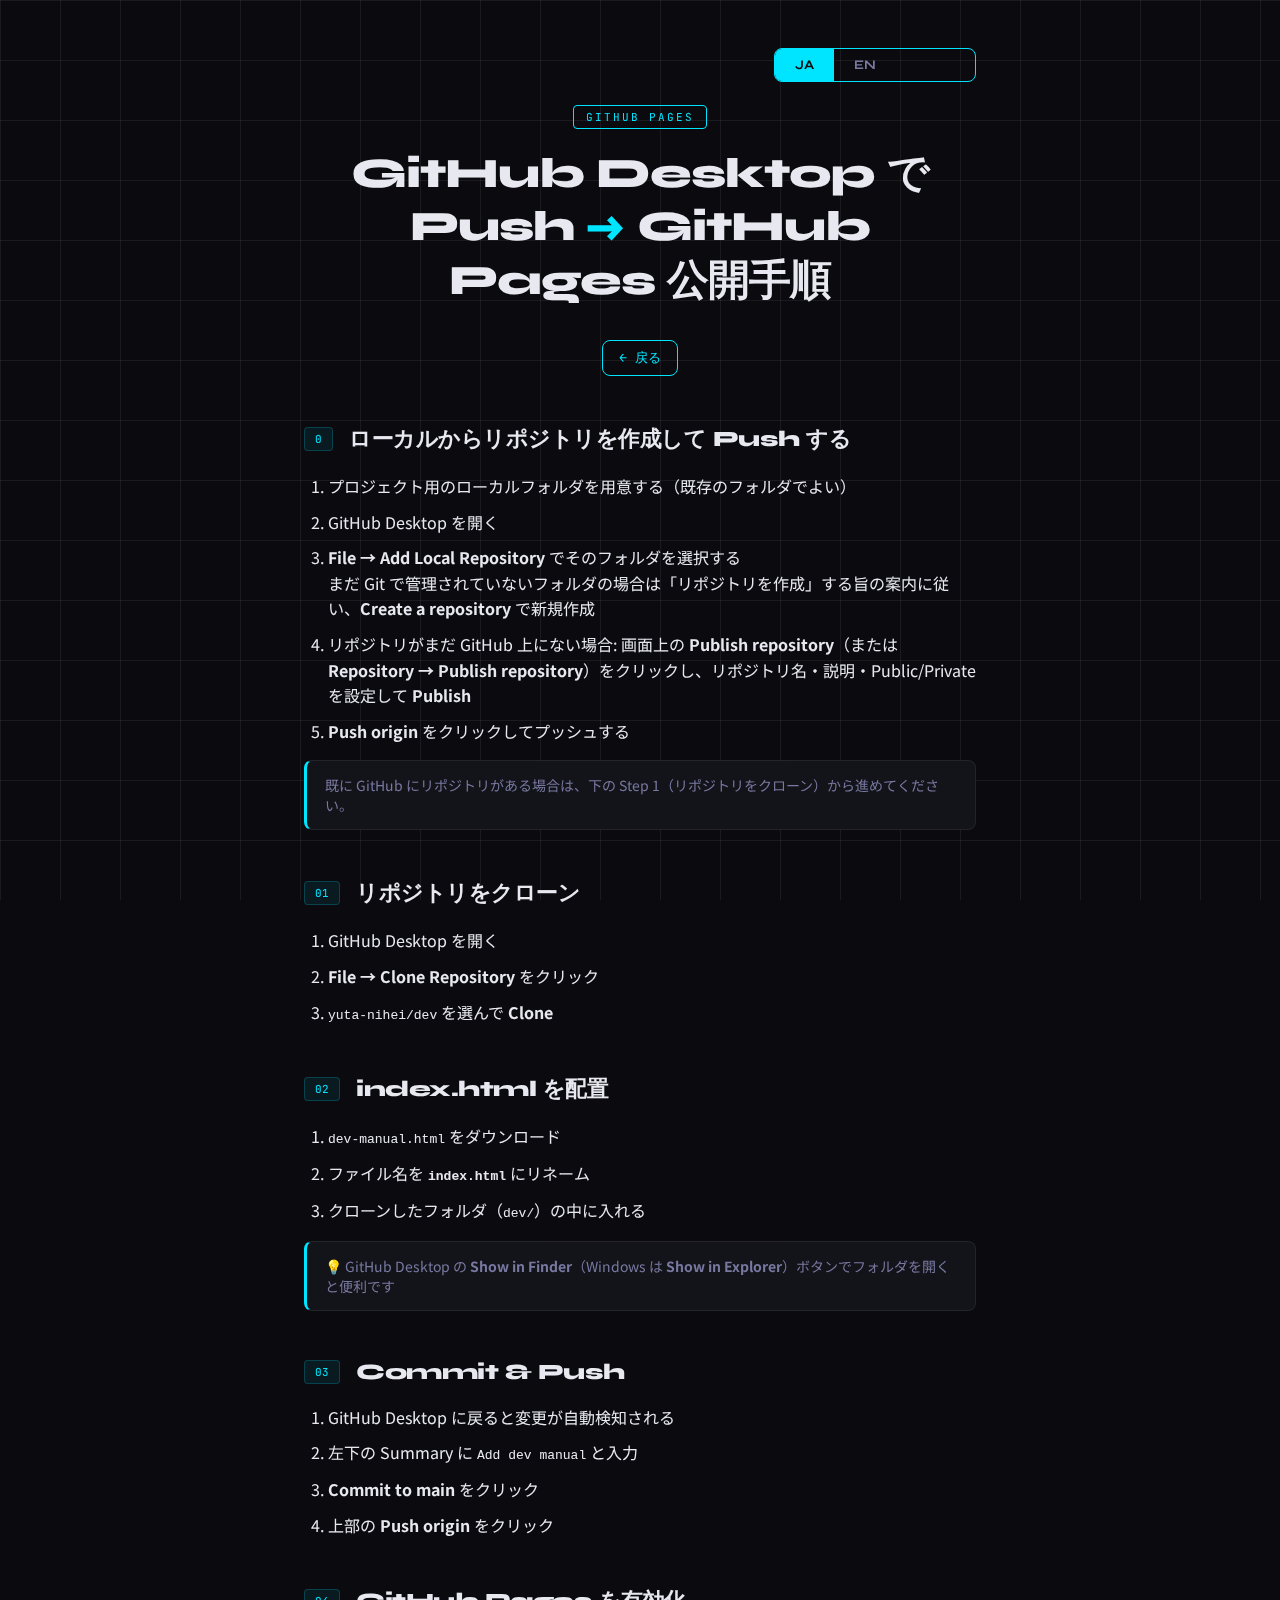
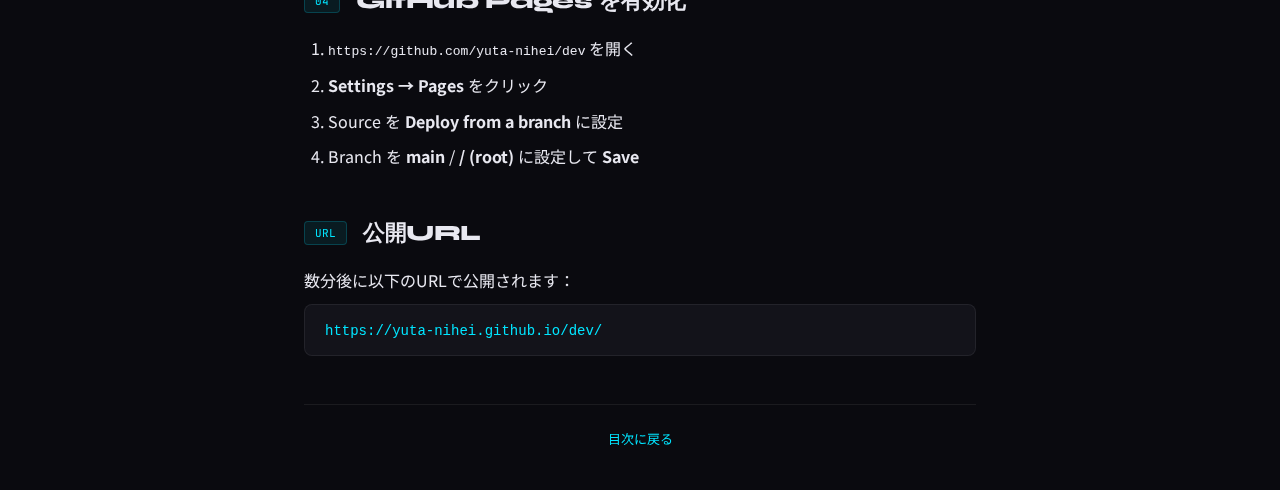
<file: github-pages-guide.html>
<!DOCTYPE html>
<html lang="ja">
<head>
  <meta charset="UTF-8">
  <meta name="viewport" content="width=device-width, initial-scale=1.0">
  <title>GitHub Pages 公開手順 | yuta-nihei/dev</title>
  <link href="https://fonts.googleapis.com/css2?family=Syne:wght@400;700;800&family=Noto+Sans+JP:wght@300;400;700&family=JetBrains+Mono:wght@400;700&display=swap" rel="stylesheet">
  <link rel="stylesheet" href="styles.css">
</head>
<body>
  <div class="container">
    <header>
      <div class="lang-toggle">
        <button class="lang-btn active" onclick="setLang('ja')" id="btn-ja">JA</button>
        <button class="lang-btn" onclick="setLang('en')" id="btn-en">EN</button>
      </div>
      <div class="header-badge">GITHUB PAGES</div>
      <h1><span class="ja-text">GitHub Desktop で Push <span class="accent">→</span> GitHub Pages 公開手順</span><span class="en-text hidden">Push with GitHub Desktop <span class="accent">→</span> GitHub Pages Setup</span></h1>
      <a href="index.html" class="back-link"><span class="ja-text">← 戻る</span><span class="en-text hidden">← Back</span></a>
    </header>

    <section>
      <div class="section-header">
        <span class="section-num">0</span>
        <h2><span class="ja-text">ローカルからリポジトリを作成して Push する</span><span class="en-text hidden">Create a repository from local and push</span></h2>
      </div>
      <ol>
        <li><span class="ja-text">プロジェクト用のローカルフォルダを用意する（既存のフォルダでよい）</span><span class="en-text hidden">Prepare a local folder for your project (or use an existing one)</span></li>
        <li><span class="ja-text">GitHub Desktop を開く</span><span class="en-text hidden">Open GitHub Desktop</span></li>
        <li><span class="ja-text"><strong>File → Add Local Repository</strong> でそのフォルダを選択する<br>まだ Git で管理されていないフォルダの場合は「リポジトリを作成」する旨の案内に従い、<strong>Create a repository</strong> で新規作成</span><span class="en-text hidden"><strong>File → Add Local Repository</strong> and select that folder.<br>If the folder is not yet a Git repo, follow the prompt and choose <strong>Create a repository</strong></span></li>
        <li><span class="ja-text">リポジトリがまだ GitHub 上にない場合: 画面上の <strong>Publish repository</strong>（または <strong>Repository → Publish repository</strong>）をクリックし、リポジトリ名・説明・Public/Private を設定して <strong>Publish</strong></span><span class="en-text hidden">If the repo is not on GitHub yet: click <strong>Publish repository</strong> (or <strong>Repository → Publish repository</strong>), set name, description, and Public/Private, then <strong>Publish</strong></span></li>
        <li><span class="ja-text"><strong>Push origin</strong> をクリックしてプッシュする</span><span class="en-text hidden">Click <strong>Push origin</strong> to push</span></li>
      </ol>
      <blockquote>
        <span class="ja-text">既に GitHub にリポジトリがある場合は、下の Step 1（リポジトリをクローン）から進めてください。</span>
        <span class="en-text hidden">If you already have a repo on GitHub, start from Step 1 (Clone repository) below.</span>
      </blockquote>
    </section>

    <section>
      <div class="section-header">
        <span class="section-num">01</span>
        <h2><span class="ja-text">リポジトリをクローン</span><span class="en-text hidden">Clone the repository</span></h2>
      </div>
      <ol>
        <li><span class="ja-text">GitHub Desktop を開く</span><span class="en-text hidden">Open GitHub Desktop</span></li>
        <li><span class="ja-text"><strong>File → Clone Repository</strong> をクリック</span><span class="en-text hidden">Click <strong>File → Clone Repository</strong></span></li>
        <li><span class="ja-text"><code>yuta-nihei/dev</code> を選んで <strong>Clone</strong></span><span class="en-text hidden">Select <code>yuta-nihei/dev</code> and click <strong>Clone</strong></span></li>
      </ol>
    </section>

    <section>
      <div class="section-header">
        <span class="section-num">02</span>
        <h2><span class="ja-text">index.html を配置</span><span class="en-text hidden">Place index.html</span></h2>
      </div>
      <ol>
        <li><span class="ja-text"><code>dev-manual.html</code> をダウンロード</span><span class="en-text hidden">Download <code>dev-manual.html</code></span></li>
        <li><span class="ja-text">ファイル名を <strong><code>index.html</code></strong> にリネーム</span><span class="en-text hidden">Rename the file to <strong><code>index.html</code></strong></span></li>
        <li><span class="ja-text">クローンしたフォルダ（<code>dev/</code>）の中に入れる</span><span class="en-text hidden">Put it inside the cloned folder (<code>dev/</code>)</span></li>
      </ol>
      <blockquote>
        <span class="ja-text">💡 GitHub Desktop の <strong>Show in Finder</strong>（Windows は <strong>Show in Explorer</strong>）ボタンでフォルダを開くと便利です</span>
        <span class="en-text hidden">💡 Use <strong>Show in Finder</strong> (Windows: <strong>Show in Explorer</strong>) in GitHub Desktop to open the folder easily.</span>
      </blockquote>
    </section>

    <section>
      <div class="section-header">
        <span class="section-num">03</span>
        <h2><span class="ja-text">Commit & Push</span><span class="en-text hidden">Commit & Push</span></h2>
      </div>
      <ol>
        <li><span class="ja-text">GitHub Desktop に戻ると変更が自動検知される</span><span class="en-text hidden">Return to GitHub Desktop; changes are detected automatically</span></li>
        <li><span class="ja-text">左下の Summary に <code>Add dev manual</code> と入力</span><span class="en-text hidden">Enter <code>Add dev manual</code> in the Summary field (bottom left)</span></li>
        <li><span class="ja-text"><strong>Commit to main</strong> をクリック</span><span class="en-text hidden">Click <strong>Commit to main</strong></span></li>
        <li><span class="ja-text">上部の <strong>Push origin</strong> をクリック</span><span class="en-text hidden">Click <strong>Push origin</strong> at the top</span></li>
      </ol>
    </section>

    <section>
      <div class="section-header">
        <span class="section-num">04</span>
        <h2><span class="ja-text">GitHub Pages を有効化</span><span class="en-text hidden">Enable GitHub Pages</span></h2>
      </div>
      <ol>
        <li><span class="ja-text"><code>https://github.com/yuta-nihei/dev</code> を開く</span><span class="en-text hidden">Open <code>https://github.com/yuta-nihei/dev</code></span></li>
        <li><span class="ja-text"><strong>Settings → Pages</strong> をクリック</span><span class="en-text hidden">Click <strong>Settings → Pages</strong></span></li>
        <li><span class="ja-text">Source を <strong>Deploy from a branch</strong> に設定</span><span class="en-text hidden">Set Source to <strong>Deploy from a branch</strong></span></li>
        <li><span class="ja-text">Branch を <strong>main</strong> / <strong>/ (root)</strong> に設定して <strong>Save</strong></span><span class="en-text hidden">Set Branch to <strong>main</strong> / <strong>/ (root)</strong> and click <strong>Save</strong></span></li>
      </ol>
    </section>

    <section>
      <div class="section-header">
        <span class="section-num">URL</span>
        <h2><span class="ja-text">公開URL</span><span class="en-text hidden">Published URL</span></h2>
      </div>
      <p><span class="ja-text">数分後に以下のURLで公開されます：</span><span class="en-text hidden">Your site will be live at this URL after a few minutes:</span></p>
      <div class="url-block">
        <code>https://yuta-nihei.github.io/dev/</code>
      </div>
    </section>

    <p class="footer-note">
      <a href="index.html"><span class="ja-text">目次に戻る</span><span class="en-text hidden">Back to table of contents</span></a>
    </p>
  </div>
  <script>
    function setLang(lang) {
      localStorage.setItem('lang', lang);
      const jaEls = document.querySelectorAll('.ja-text');
      const enEls = document.querySelectorAll('.en-text');
      document.documentElement.lang = lang;
      if (lang === 'ja') {
        jaEls.forEach(el => el.classList.remove('hidden'));
        enEls.forEach(el => el.classList.add('hidden'));
        document.getElementById('btn-ja').classList.add('active');
        document.getElementById('btn-en').classList.remove('active');
      } else {
        jaEls.forEach(el => el.classList.add('hidden'));
        enEls.forEach(el => el.classList.remove('hidden'));
        document.getElementById('btn-ja').classList.remove('active');
        document.getElementById('btn-en').classList.add('active');
      }
    }
    (function initLang() {
      const saved = localStorage.getItem('lang');
      if (saved === 'ja' || saved === 'en') setLang(saved);
    })();
  </script>
</body>
</html>
</file>
<file: styles.css>
:root {
  --bg: #0a0a0f;
  --surface: #13131a;
  --surface2: #1c1c28;
  --accent: #00e5ff;
  --accent2: #ff6b35;
  --accent3: #a259ff;
  --text: #e8e8f0;
  --text-dim: #7878a0;
  --border: rgba(255,255,255,0.07);
  --glow: 0 0 30px rgba(0,229,255,0.15);
}

* { margin: 0; padding: 0; box-sizing: border-box; }

body {
  background: var(--bg);
  color: var(--text);
  font-family: 'Noto Sans JP', sans-serif;
  min-height: 100vh;
  overflow-x: hidden;
}

body::before {
  content: '';
  position: fixed;
  inset: 0;
  background-image:
    linear-gradient(var(--border) 1px, transparent 1px),
    linear-gradient(90deg, var(--border) 1px, transparent 1px);
  background-size: 60px 60px;
  pointer-events: none;
  z-index: 0;
}

.container {
  max-width: 720px;
  margin: 0 auto;
  padding: 48px 24px;
  position: relative;
  z-index: 1;
}

header {
  text-align: center;
  margin-bottom: 48px;
  position: relative;
}

.lang-toggle {
  display: flex;
  border: 1px solid var(--accent);
  border-radius: 8px;
  overflow: hidden;
  width: 30%;
  margin: 0 0 20px auto;
}

.lang-btn {
  padding: 8px 20px;
  background: transparent;
  border: none;
  color: var(--text-dim);
  font-family: 'Syne', sans-serif;
  font-size: 13px;
  font-weight: 700;
  cursor: pointer;
  transition: all 0.2s;
}

.lang-btn.active {
  background: var(--accent);
  color: var(--bg);
}

.hidden { display: none !important; }

.header-badge {
  display: inline-block;
  font-family: 'JetBrains Mono', monospace;
  font-size: 11px;
  color: var(--accent);
  border: 1px solid var(--accent);
  border-radius: 4px;
  padding: 4px 12px;
  margin-bottom: 16px;
  letter-spacing: 2px;
}

.back-link {
  display: inline-flex;
  align-items: center;
  gap: 6px;
  font-family: 'JetBrains Mono', monospace;
  font-size: 13px;
  color: var(--accent);
  text-decoration: none;
  margin-top: 24px;
  padding: 8px 16px;
  border: 1px solid var(--accent);
  border-radius: 8px;
  transition: background 0.2s, color 0.2s;
}

.back-link:hover {
  background: rgba(0,229,255,0.1);
  color: var(--accent);
}

h1 {
  font-family: 'Syne', sans-serif;
  font-size: clamp(28px, 5vw, 42px);
  font-weight: 800;
  letter-spacing: -1px;
  margin-bottom: 8px;
}

h1 span.accent { color: var(--accent); }

.subtitle {
  font-size: 14px;
  color: var(--text-dim);
}

nav {
  background: var(--surface);
  border: 1px solid var(--border);
  border-radius: 16px;
  padding: 8px;
  box-shadow: var(--glow);
}

.toc-list {
  list-style: none;
}

.toc-item {
  border-radius: 12px;
  transition: background 0.2s, border-color 0.2s;
}

.toc-item:hover {
  background: var(--surface2);
}

.toc-link {
  display: flex;
  align-items: center;
  gap: 16px;
  padding: 18px 20px;
  color: var(--text);
  text-decoration: none;
  font-size: 15px;
  border: 1px solid transparent;
  border-radius: 12px;
}

.toc-link:hover {
  color: var(--accent);
}

.toc-num {
  font-family: 'JetBrains Mono', monospace;
  font-size: 11px;
  color: var(--accent);
  background: rgba(0,229,255,0.08);
  border: 1px solid rgba(0,229,255,0.2);
  border-radius: 4px;
  padding: 4px 10px;
  flex-shrink: 0;
}

.toc-title-wrap {
  flex: 1;
  display: flex;
  flex-direction: column;
  gap: 2px;
}

.toc-title-ja {
  font-family: 'Syne', sans-serif;
  font-weight: 700;
  font-size: 15px;
}

.toc-title-en {
  font-size: 12px;
  color: var(--text-dim);
  font-family: 'JetBrains Mono', monospace;
  letter-spacing: 0.3px;
}

.toc-title-wrap .en-text:not(.hidden) {
  font-size: 15px;
  color: var(--text);
  font-family: 'Syne', sans-serif;
  font-weight: 700;
}

.toc-arrow {
  font-size: 14px;
  color: var(--text-dim);
}

.toc-link:hover .toc-arrow {
  color: var(--accent);
}

.footer-note {
  margin-top: 32px;
  text-align: center;
  font-size: 13px;
  color: var(--text-dim);
}

.footer-note a {
  color: var(--accent);
  text-decoration: none;
}

.footer-note a:hover {
  text-decoration: underline;
}

/* Section (subpages) */
section {
  margin-bottom: 48px;
}

.section-header {
  display: flex;
  align-items: center;
  gap: 16px;
  margin-bottom: 20px;
}

.section-num {
  font-family: 'JetBrains Mono', monospace;
  font-size: 11px;
  color: var(--accent);
  background: rgba(0,229,255,0.08);
  border: 1px solid rgba(0,229,255,0.2);
  border-radius: 4px;
  padding: 4px 10px;
  white-space: nowrap;
}

h2 {
  font-family: 'Syne', sans-serif;
  font-size: 22px;
  font-weight: 800;
  letter-spacing: -0.5px;
}

/* dev-manual: wider container & header */
body.page--manual .container {
  max-width: 1100px;
  padding: 0 24px;
}

body.page--manual header {
  padding: 60px 0 40px;
}

body.page--manual h1 {
  font-size: clamp(36px, 6vw, 72px);
  line-height: 1.05;
  letter-spacing: -2px;
  margin-bottom: 16px;
}

body.page--manual h1 span.accent2 { color: var(--accent2); }

body.page--manual .subtitle {
  font-size: 15px;
  max-width: 500px;
  margin: 0 auto 48px;
  line-height: 1.7;
}

body.page--manual section {
  margin-bottom: 80px;
}

body.page--manual .section-header {
  margin-bottom: 32px;
}

body.page--manual h2 {
  font-size: 28px;
}

/* index: centered lang toggle */
body.page--index .lang-toggle {
  position: static;
  width: 18%;
  margin: 0 0 20px auto;

  @media (max-width: 700px) {
    width: 35%;
    max-width: 119px;
  }
}

/* Language cards (dev-manual) */
.lang-grid {
  display: grid;
  grid-template-columns: repeat(auto-fill, minmax(320px, 1fr));
  gap: 20px;
}

.lang-card {
  background: var(--surface);
  border: 1px solid var(--border);
  border-radius: 16px;
  padding: 28px;
  transition: all 0.3s;
  cursor: pointer;
  position: relative;
  overflow: hidden;
}

.lang-card::before {
  content: '';
  position: absolute;
  top: 0; left: 0; right: 0;
  height: 3px;
  background: var(--card-color, var(--accent));
  opacity: 0;
  transition: opacity 0.3s;
}

.lang-card:hover {
  border-color: rgba(255,255,255,0.15);
  transform: translateY(-3px);
  box-shadow: var(--glow);
}

.lang-card:hover::before { opacity: 1; }

.lang-card-header {
  display: flex;
  align-items: center;
  gap: 14px;
  margin-bottom: 16px;
}

.lang-icon {
  width: 48px;
  height: 48px;
  border-radius: 12px;
  display: flex;
  align-items: center;
  justify-content: center;
  font-size: 22px;
  background: var(--icon-bg, rgba(0,229,255,0.1));
  flex-shrink: 0;
}

.lang-name {
  font-family: 'Syne', sans-serif;
  font-size: 20px;
  font-weight: 800;
}

.lang-type {
  font-family: 'JetBrains Mono', monospace;
  font-size: 10px;
  color: var(--text-dim);
  margin-top: 2px;
  letter-spacing: 1px;
}

.lang-desc {
  font-size: 13px;
  color: var(--text-dim);
  line-height: 1.7;
  margin-bottom: 20px;
}

.use-cases {
  display: flex;
  flex-wrap: wrap;
  gap: 8px;
}

.tag {
  font-family: 'JetBrains Mono', monospace;
  font-size: 10px;
  padding: 4px 10px;
  border-radius: 20px;
  background: var(--tag-bg, rgba(0,229,255,0.08));
  color: var(--tag-color, var(--accent));
  border: 1px solid var(--tag-border, rgba(0,229,255,0.2));
  white-space: nowrap;
  letter-spacing: 0.5px;
}

.difficulty {
  display: flex;
  align-items: center;
  gap: 8px;
  margin-top: 16px;
  padding-top: 16px;
  border-top: 1px solid var(--border);
}

.diff-label {
  font-size: 11px;
  color: var(--text-dim);
  font-family: 'JetBrains Mono', monospace;
  flex-shrink: 0;
}

.diff-dots {
  display: flex;
  gap: 4px;
}

.diff-dot {
  width: 8px;
  height: 8px;
  border-radius: 50%;
  background: var(--border);
}

.diff-dot.filled {
  background: var(--card-color, var(--accent));
}

/* Hosting (dev-manual) */
.hosting-grid {
  display: grid;
  gap: 16px;
}

.hosting-card {
  background: var(--surface);
  border: 1px solid var(--border);
  border-radius: 16px;
  padding: 24px 28px;
  display: grid;
  grid-template-columns: 200px 1fr auto;
  gap: 24px;
  align-items: center;
  transition: all 0.3s;
}

.hosting-card:hover {
  border-color: rgba(255,255,255,0.12);
  background: var(--surface2);
}

.hosting-name {
  font-family: 'Syne', sans-serif;
  font-size: 18px;
  font-weight: 800;
  margin-bottom: 4px;
}

.hosting-url {
  font-family: 'JetBrains Mono', monospace;
  font-size: 11px;
  color: var(--accent);
}

.hosting-features {
  display: flex;
  flex-wrap: wrap;
  gap: 8px;
}

.free-badge {
  background: rgba(0,229,255,0.1);
  border: 1px solid rgba(0,229,255,0.3);
  color: var(--accent);
  font-family: 'JetBrains Mono', monospace;
  font-size: 10px;
  padding: 6px 14px;
  border-radius: 20px;
  white-space: nowrap;
  letter-spacing: 1px;
}

/* Filter (dev-manual) */
.filter-bar {
  display: flex;
  gap: 10px;
  flex-wrap: wrap;
  margin-bottom: 28px;
}

.filter-btn {
  padding: 8px 18px;
  background: var(--surface);
  border: 1px solid var(--border);
  border-radius: 8px;
  color: var(--text-dim);
  font-family: 'JetBrains Mono', monospace;
  font-size: 11px;
  cursor: pointer;
  transition: all 0.2s;
  letter-spacing: 0.5px;
}

.filter-btn.active, .filter-btn:hover {
  background: rgba(0,229,255,0.1);
  border-color: rgba(0,229,255,0.3);
  color: var(--accent);
}

/* Comparison table (dev-manual) */
.compare-table {
  width: 100%;
  border-collapse: collapse;
  font-size: 13px;
}

.compare-table th {
  font-family: 'JetBrains Mono', monospace;
  font-size: 10px;
  letter-spacing: 1.5px;
  color: var(--text-dim);
  text-align: left;
  padding: 12px 16px;
  border-bottom: 1px solid var(--border);
  text-transform: uppercase;
}

.compare-table td {
  padding: 16px;
  border-bottom: 1px solid var(--border);
  color: var(--text);
  vertical-align: middle;
}

.compare-table tr:hover td {
  background: var(--surface2);
}

.check { color: #4ade80; font-size: 16px; }
.cross { color: #f87171; font-size: 16px; }

/* Checklist (dev-manual) */
.checklist {
  background: var(--surface);
  border: 1px solid var(--border);
  border-radius: 16px;
  padding: 32px;
}

.check-item {
  display: flex;
  align-items: center;
  gap: 14px;
  padding: 14px 0;
  border-bottom: 1px solid var(--border);
  cursor: pointer;
  transition: all 0.2s;
}

.check-item:last-child { border-bottom: none; }

.check-box {
  width: 24px;
  height: 24px;
  border-radius: 6px;
  border: 2px solid var(--text-dim);
  display: flex;
  align-items: center;
  justify-content: center;
  flex-shrink: 0;
  transition: all 0.2s;
  font-size: 13px;
}

.check-item.done .check-box {
  background: var(--accent);
  border-color: var(--accent);
  color: var(--bg);
}

.check-item.done .check-text {
  text-decoration: line-through;
  color: var(--text-dim);
}

.check-text { font-size: 14px; line-height: 1.5; }

/* Progress bar (dev-manual) */
.progress-wrap {
  margin-bottom: 24px;
}

.progress-info {
  display: flex;
  justify-content: space-between;
  margin-bottom: 8px;
  font-family: 'JetBrains Mono', monospace;
  font-size: 11px;
  color: var(--text-dim);
}

.progress-bar {
  height: 6px;
  background: var(--surface2);
  border-radius: 3px;
  overflow: hidden;
}

.progress-fill {
  height: 100%;
  background: linear-gradient(90deg, var(--accent), var(--accent3));
  border-radius: 3px;
  transition: width 0.4s ease;
  width: 0%;
}

/* Footer (dev-manual) */
footer {
  text-align: center;
  padding: 48px 0;
  color: var(--text-dim);
  font-size: 12px;
  font-family: 'JetBrains Mono', monospace;
  border-top: 1px solid var(--border);
  margin-top: 80px;
  position: relative;
  z-index: 1;
}

footer .footer-back a {
  color: var(--accent);
  text-decoration: none;
  font-size: 13px;
}

footer .footer-back a:hover {
  text-decoration: underline;
}

@keyframes fadeUp {
  from { opacity: 0; transform: translateY(24px); }
  to { opacity: 1; transform: translateY(0); }
}

.lang-card, .hosting-card, .checklist {
  animation: fadeUp 0.5s ease both;
}

/* AI IDE / tool section */
section.tool-section {
  margin-bottom: 48px;
  background: var(--surface);
  border: 1px solid var(--border);
  border-radius: 16px;
  padding: 28px;
}

.tool-name {
  font-family: 'Syne', sans-serif;
  font-size: 24px;
  font-weight: 800;
  margin-bottom: 8px;
}

.tool-desc {
  font-size: 13px;
  color: var(--text-dim);
  margin-bottom: 20px;
  line-height: 1.6;
}

.pros-cons {
  display: grid;
  gap: 20px;
}

@media (min-width: 600px) {
  .pros-cons { grid-template-columns: 1fr 1fr; }
}

.pros, .cons {
  padding: 16px;
  border-radius: 12px;
}

.pros {
  background: rgba(0,229,255,0.06);
  border: 1px solid rgba(0,229,255,0.2);
}

.cons {
  background: rgba(255,107,53,0.06);
  border: 1px solid rgba(255,107,53,0.2);
}

.pros-title, .cons-title {
  font-family: 'JetBrains Mono', monospace;
  font-size: 11px;
  font-weight: 700;
  letter-spacing: 1px;
  margin-bottom: 10px;
}

.pros-title { color: var(--accent); }
.cons-title { color: var(--accent2); }

.pros ul, .cons ul {
  list-style: none;
  padding-left: 0;
}

.pros li, .cons li {
  font-size: 13px;
  line-height: 1.6;
  margin-bottom: 6px;
  padding-left: 1em;
  position: relative;
}

.pros li::before {
  content: '✓';
  position: absolute;
  left: 0;
  color: var(--accent);
  font-weight: 700;
}

.cons li::before {
  content: '×';
  position: absolute;
  left: 0;
  color: var(--accent2);
  font-weight: 700;
}

/* Intro box (shared) */
.intro-box {
  background: var(--surface);
  border: 1px solid var(--border);
  border-radius: 16px;
  padding: 24px;
  margin-bottom: 40px;
  border-left: 4px solid var(--accent);
}

.intro-box h2 {
  font-family: 'Syne', sans-serif;
  font-size: 18px;
  font-weight: 800;
  margin-bottom: 12px;
  color: var(--accent);
}

.intro-box p, .intro-box li {
  font-size: 14px;
  line-height: 1.75;
  color: var(--text);
  margin-bottom: 10px;
}

.intro-box ul {
  margin: 12px 0 0 1.2em;
  padding-left: 0;
}

.intro-box li { margin-bottom: 6px; }

.intro-box .term {
  font-family: 'JetBrains Mono', monospace;
  font-size: 12px;
  color: var(--text-dim);
  margin-top: 16px;
}

.intro-box .term dt { margin-top: 8px; }
.intro-box .term dd { margin-left: 1em; font-size: 13px; }

.intro-box p:not(.intro-box h2 + p) { margin-bottom: 10px; }

/* GitHub Pages / steps */
ol {
  margin-left: 1.25em;
  padding-left: 0.25em;
}

ol li {
  margin-bottom: 10px;
  line-height: 1.6;
}

blockquote {
  margin: 16px 0 0;
  padding: 14px 18px;
  background: var(--surface);
  border: 1px solid var(--border);
  border-left: 3px solid var(--accent);
  border-radius: 8px;
  font-size: 14px;
  color: var(--text-dim);
}

.url-block {
  margin-top: 12px;
  padding: 16px 20px;
  background: var(--surface);
  border: 1px solid var(--border);
  border-radius: 8px;
  font-family: 'JetBrains Mono', monospace;
  font-size: 14px;
  color: var(--accent);
  overflow-x: auto;
}

.url-block code {
  white-space: pre;
}

/* Career / content blocks */
.content-block {
  background: var(--surface);
  border: 1px solid var(--border);
  border-radius: 12px;
  padding: 20px 24px;
  margin-top: 8px;
}

.content-block p {
  font-size: 14px;
  line-height: 1.7;
  margin-bottom: 14px;
  color: var(--text);
}

.content-block ul {
  margin: 8px 0 0 1.2em;
  padding-left: 0;
}

.content-block li {
  font-size: 14px;
  line-height: 1.65;
  margin-bottom: 8px;
}

.content-block pre {
  margin: 0;
  overflow-x: auto;
  font-size: 13px;
  line-height: 1.5;
  color: var(--text);
}

.content-block pre code {
  font-family: 'JetBrains Mono', monospace;
  color: var(--accent);
  white-space: pre;
}

.step-block {
  background: var(--surface);
  border: 1px solid var(--border);
  border-radius: 12px;
  padding: 20px 24px;
  margin-bottom: 20px;
}

.step-block .section-header {
  margin-bottom: 12px;
}

.step-block p {
  font-size: 14px;
  line-height: 1.7;
  color: var(--text);
  margin-left: 0;
}

/* Subpage footer-note variant */
body:not(.page--index) .footer-note {
  margin-top: 48px;
  padding-top: 24px;
  border-top: 1px solid var(--border);
}

/* Selection tooltip (dev-manual) */
#selection-tooltip {
  position: fixed;
  z-index: 9999;
  pointer-events: none;
  opacity: 0;
  transform: translateY(6px) scale(0.95);
  transition: opacity 0.18s ease, transform 0.18s ease;
  max-width: 360px;
}

#selection-tooltip.visible {
  opacity: 1;
  transform: translateY(0) scale(1);
}

.tooltip-inner {
  background: #0e0e1a;
  border: 1px solid rgba(0,229,255,0.35);
  border-radius: 12px;
  padding: 12px 16px;
  box-shadow: 0 8px 32px rgba(0,0,0,0.6), 0 0 20px rgba(0,229,255,0.1);
}

.tooltip-label {
  font-family: 'JetBrains Mono', monospace;
  font-size: 9px;
  letter-spacing: 2px;
  color: var(--accent);
  margin-bottom: 6px;
  text-transform: uppercase;
}

.tooltip-original {
  font-size: 12px;
  color: var(--text-dim);
  margin-bottom: 6px;
  line-height: 1.5;
  border-bottom: 1px solid var(--border);
  padding-bottom: 6px;
}

.tooltip-translation {
  font-size: 13px;
  color: var(--text);
  line-height: 1.6;
  font-weight: 400;
}

.tooltip-loading {
  display: flex;
  align-items: center;
  gap: 8px;
  color: var(--text-dim);
  font-size: 12px;
  font-family: 'JetBrains Mono', monospace;
}

.tooltip-spinner {
  width: 12px;
  height: 12px;
  border: 2px solid rgba(0,229,255,0.2);
  border-top-color: var(--accent);
  border-radius: 50%;
  animation: spin 0.7s linear infinite;
}

.tooltip-arrow {
  width: 12px;
  height: 6px;
  position: absolute;
  left: 50%;
  transform: translateX(-50%);
  bottom: -6px;
  overflow: hidden;
}

.tooltip-arrow::before {
  content: '';
  display: block;
  width: 10px;
  height: 10px;
  background: #0e0e1a;
  border: 1px solid rgba(0,229,255,0.35);
  transform: rotate(45deg) translate(-2px, -7px);
}

.tooltip-arrow.up {
  bottom: auto;
  top: -6px;
}

.tooltip-arrow.up::before {
  transform: rotate(45deg) translate(3px, 3px);
}

@keyframes spin {
  to { transform: rotate(360deg); }
}

@media (max-width: 700px) {
  .hosting-card { grid-template-columns: 1fr; }
  .lang-toggle { position: static; margin-bottom: 24px; }
  header { text-align: left; }
}
</file>
